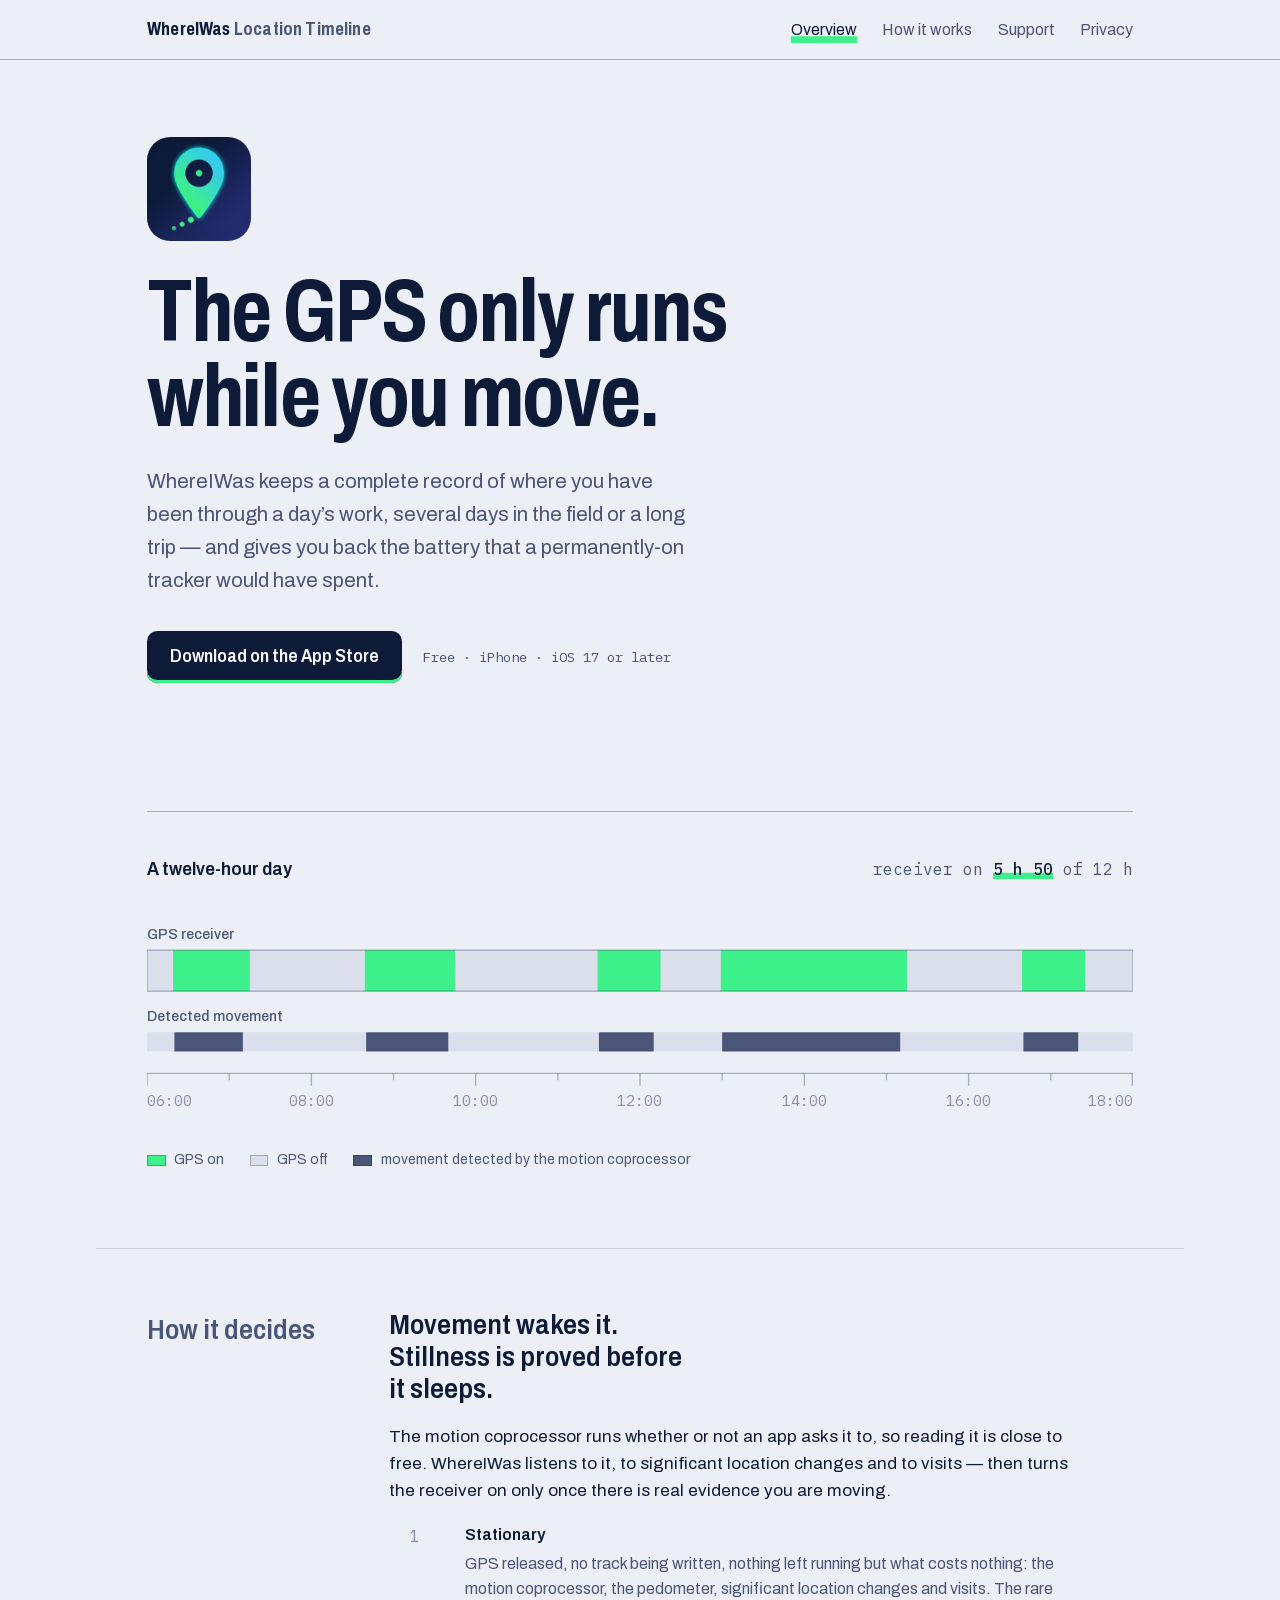
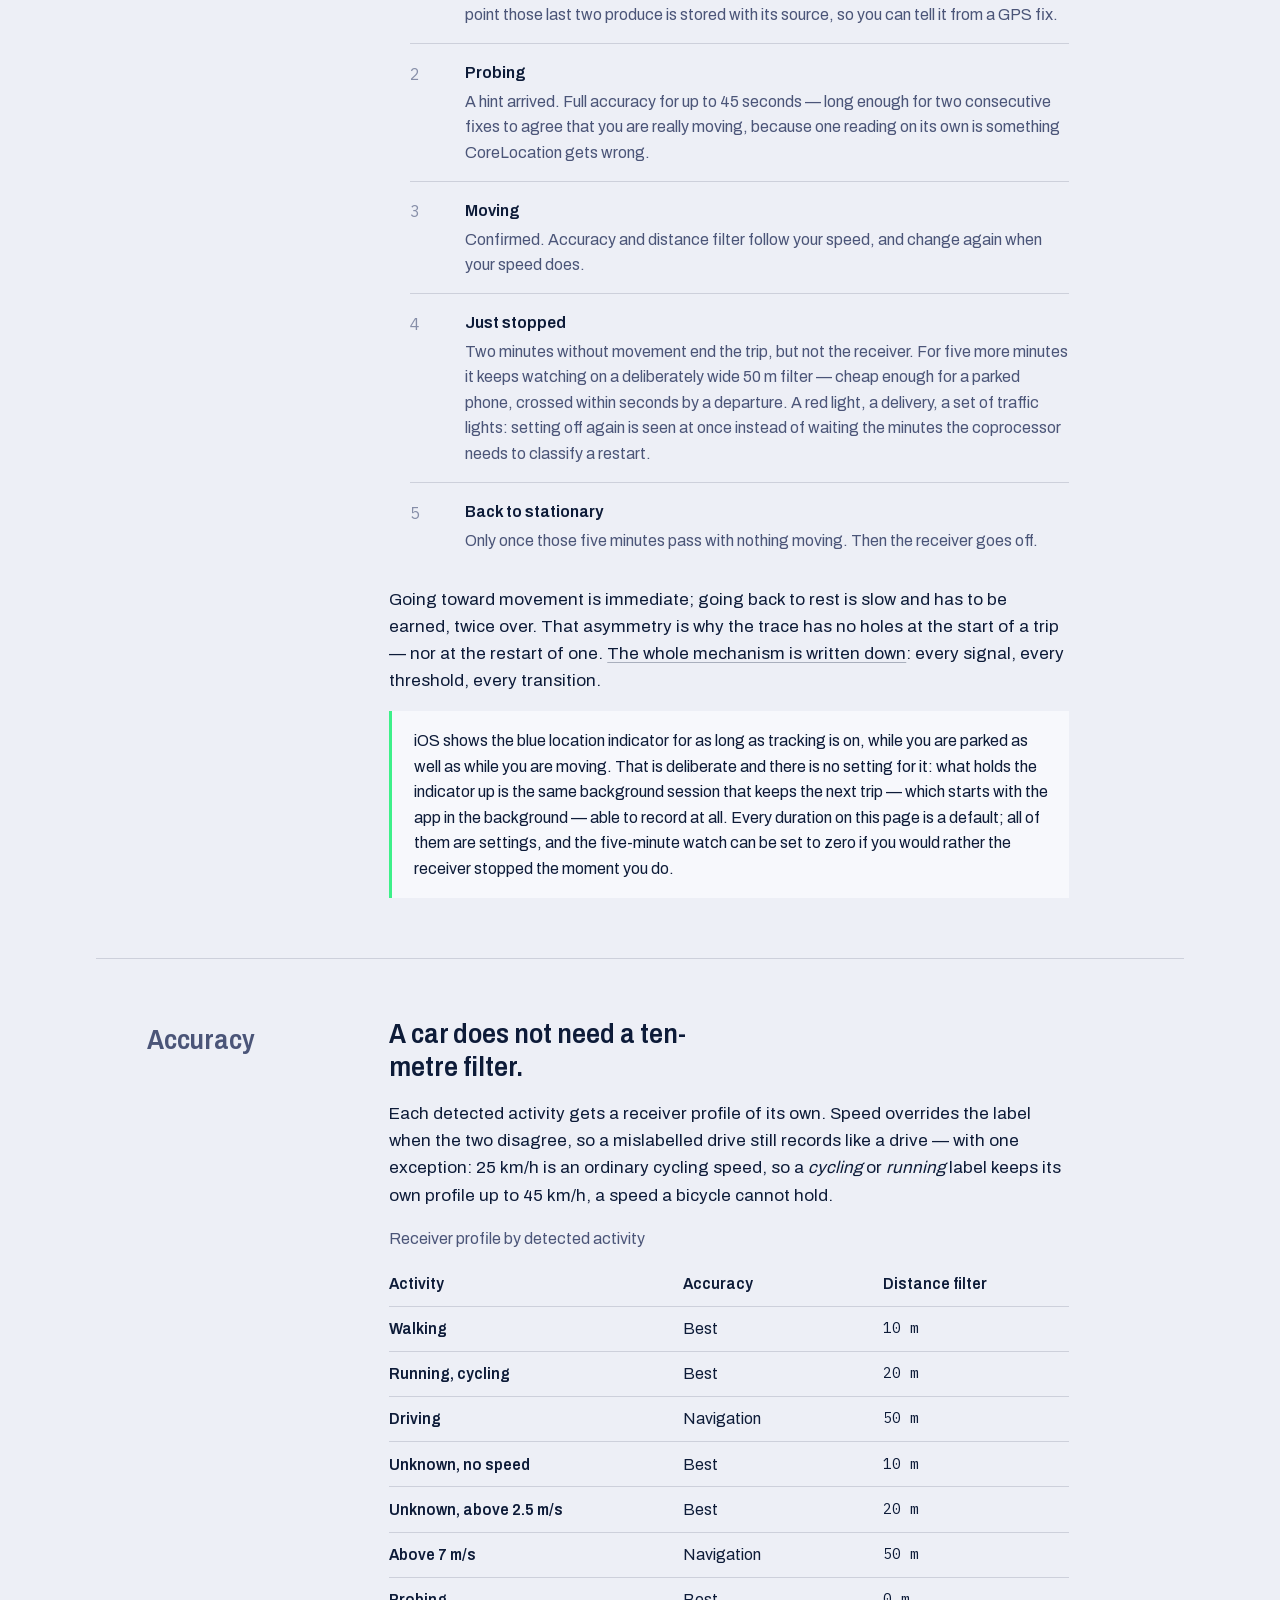
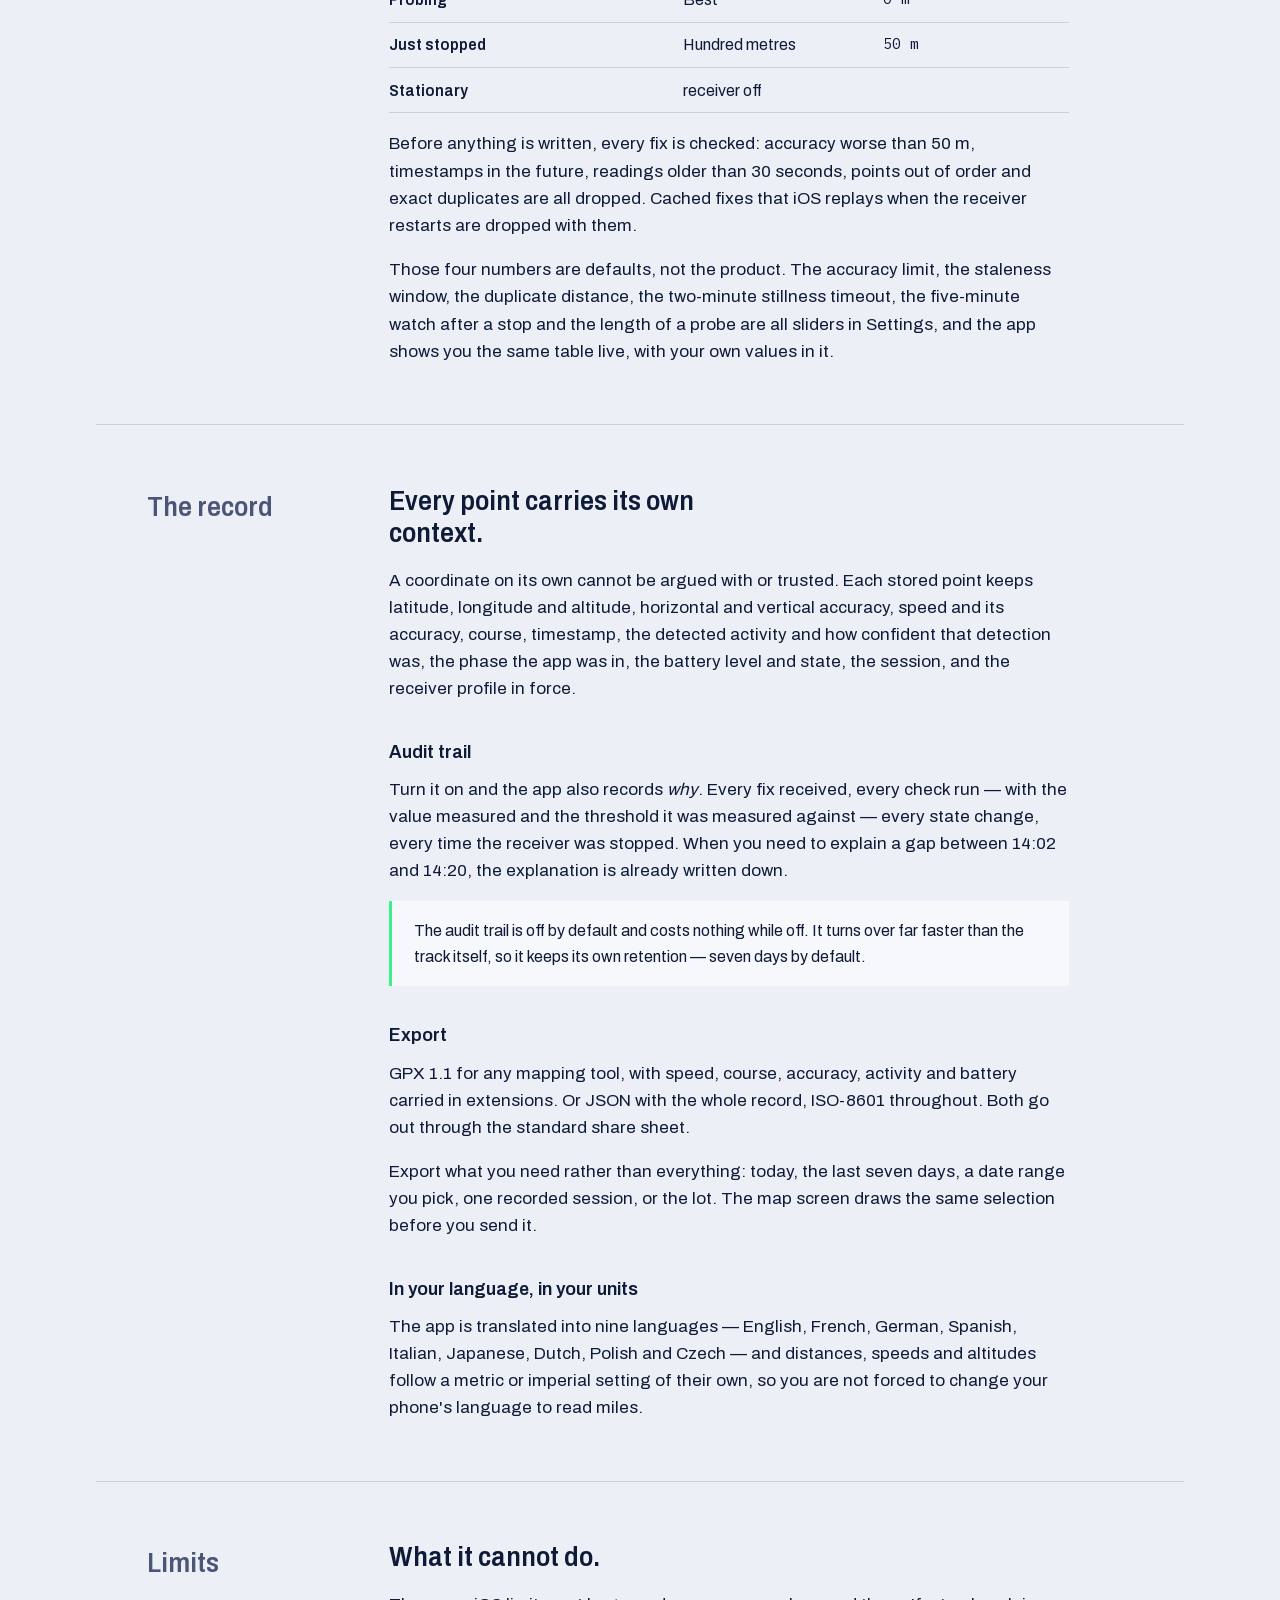
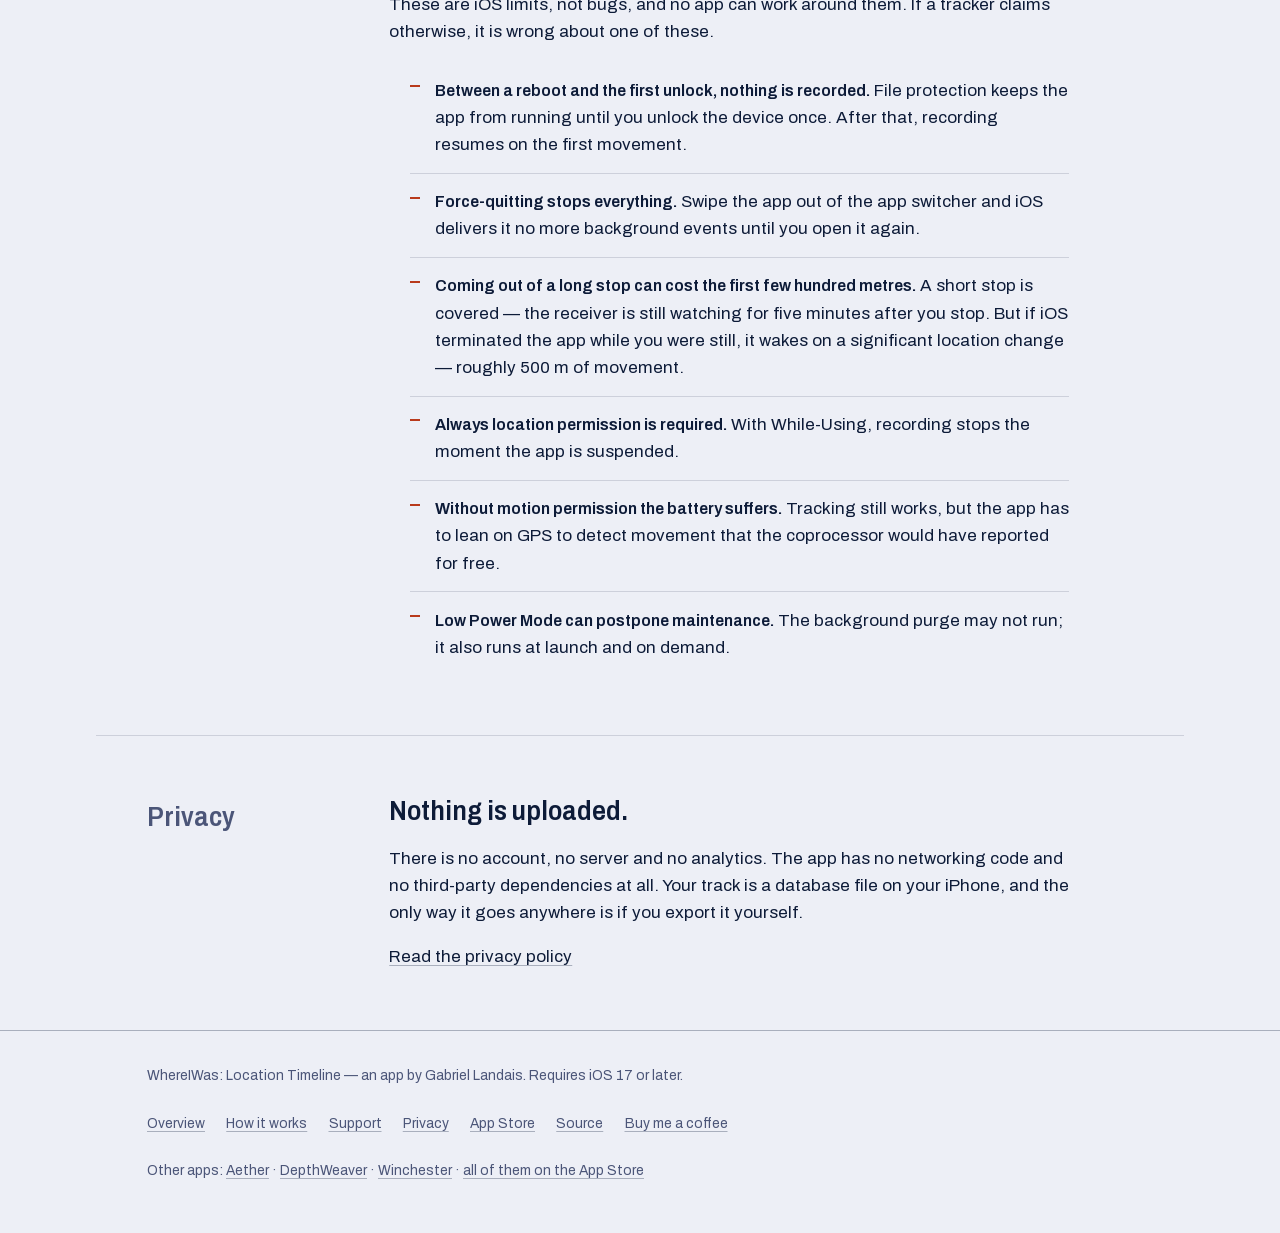
<file: docs/index.html>
<!doctype html>
<html lang="en">
<head>
  <meta charset="utf-8">
  <meta name="viewport" content="width=device-width, initial-scale=1, viewport-fit=cover">
  <title>WhereIWas: Location Timeline — the GPS only runs while you move</title>
  <meta name="description" content="An iPhone location logger built for a day’s work in the field: the GPS receiver runs only while you actually move, the track survives termination and reboot, and every point is exportable as GPX or JSON. Nothing leaves the device.">
  <link rel="canonical" href="https://glandais.github.io/WhereIWas/">
  <link rel="icon" type="image/png" sizes="180x180" href="assets/appicon-180.png">
  <link rel="apple-touch-icon" href="assets/appicon-180.png">
  <meta name="theme-color" content="#EDEFF6">
  <meta name="apple-itunes-app" content="app-id=6808349924">
  <meta property="og:type" content="website">
  <meta property="og:title" content="WhereIWas: Location Timeline">
  <meta property="og:description" content="An iPhone location logger built for a day’s work in the field: the GPS receiver runs only while you actually move, the track survives termination and reboot, and every point is exportable as GPX or JSON. Nothing leaves the device.">
  <meta property="og:url" content="https://glandais.github.io/WhereIWas/">
  <link rel="stylesheet" href="assets/style.css">
</head>
<body>
  <header class="masthead">
    <div class="container masthead__inner">
      <a class="wordmark" href="./"><b>WhereIWas</b> <span>Location Timeline</span></a>
      <nav class="nav" aria-label="Primary">
        <a href="./" aria-current="page">Overview</a>
        <a href="./how-it-works/">How it works</a>
        <a href="support/">Support</a>
        <a href="privacy/">Privacy</a>
      </nav>
    </div>
  </header>
  <main>
    <section class="hero container">
      <img class="hero__icon" src="assets/appicon-512.png" width="112" height="112"
           alt="WhereIWas app icon: a location pin with a fading trail of points behind it.">
      <h1>The GPS only runs while you move.</h1>
      <p>
        WhereIWas keeps a complete record of where you have been through a
        day’s work, several days in the field or a long trip — and gives you
        back the battery that a permanently-on tracker would have spent.
      </p>
      <p class="hero__cta">
        <a class="store-button" href="https://apps.apple.com/app/id6808349924">Download on the App Store</a>
        <span class="hero__req">Free · iPhone · iOS 17 or later</span>
      </p>
    </section>

    <section class="container">
      <div class="shift">
        <div class="shift__head">
          <h2 class="shift__title">A twelve-hour day</h2>
          <p class="shift__stat">receiver on <b>5 h 50</b> of 12 h</p>
        </div>
      <svg class="shift__chart" viewBox="0 0 720 152" role="img" aria-labelledby="shift-title shift-desc" preserveAspectRatio="xMidYMid meet">
        <title id="shift-title">GPS activity over a twelve-hour day</title>
        <desc id="shift-desc">Across a twelve-hour day the GPS receiver is on for five hours and fifty minutes, in five stretches that line up with the periods of detected movement and run a few minutes past the end of each one. It is off for the remaining six hours and ten minutes.</desc>
        <rect x="0" y="22" width="720" height="30" fill="var(--paper-sink)"/>
        <rect x="19" y="22" width="56" height="30" fill="var(--accent)"/>
        <rect x="159" y="22" width="66" height="30" fill="var(--accent)"/>
        <rect x="329" y="22" width="46" height="30" fill="var(--accent)"/>
        <rect x="419" y="22" width="136" height="30" fill="var(--accent)"/>
        <rect x="639" y="22" width="46" height="30" fill="var(--accent)"/>
        <rect x="0" y="22" width="720" height="30" fill="none" stroke="var(--rule-strong)" stroke-width="1"/>
        <rect x="0" y="82" width="720" height="14" fill="var(--paper-sink)"/>
        <rect x="20" y="82" width="50" height="14" fill="var(--ink-mid)"/>
        <rect x="160" y="82" width="60" height="14" fill="var(--ink-mid)"/>
        <rect x="330" y="82" width="40" height="14" fill="var(--ink-mid)"/>
        <rect x="420" y="82" width="130" height="14" fill="var(--ink-mid)"/>
        <rect x="640" y="82" width="40" height="14" fill="var(--ink-mid)"/>
        <line x1="0" y1="112" x2="0" y2="121" stroke="var(--rule-strong)" stroke-width="1"/>
        <text x="0" y="136" text-anchor="start" class="shift__tick">06:00</text>
        <line x1="60" y1="112" x2="60" y2="117" stroke="var(--rule-strong)" stroke-width="1"/>
        <line x1="120" y1="112" x2="120" y2="121" stroke="var(--rule-strong)" stroke-width="1"/>
        <text x="120" y="136" text-anchor="middle" class="shift__tick">08:00</text>
        <line x1="180" y1="112" x2="180" y2="117" stroke="var(--rule-strong)" stroke-width="1"/>
        <line x1="240" y1="112" x2="240" y2="121" stroke="var(--rule-strong)" stroke-width="1"/>
        <text x="240" y="136" text-anchor="middle" class="shift__tick">10:00</text>
        <line x1="300" y1="112" x2="300" y2="117" stroke="var(--rule-strong)" stroke-width="1"/>
        <line x1="360" y1="112" x2="360" y2="121" stroke="var(--rule-strong)" stroke-width="1"/>
        <text x="360" y="136" text-anchor="middle" class="shift__tick">12:00</text>
        <line x1="420" y1="112" x2="420" y2="117" stroke="var(--rule-strong)" stroke-width="1"/>
        <line x1="480" y1="112" x2="480" y2="121" stroke="var(--rule-strong)" stroke-width="1"/>
        <text x="480" y="136" text-anchor="middle" class="shift__tick">14:00</text>
        <line x1="540" y1="112" x2="540" y2="117" stroke="var(--rule-strong)" stroke-width="1"/>
        <line x1="600" y1="112" x2="600" y2="121" stroke="var(--rule-strong)" stroke-width="1"/>
        <text x="600" y="136" text-anchor="middle" class="shift__tick">16:00</text>
        <line x1="660" y1="112" x2="660" y2="117" stroke="var(--rule-strong)" stroke-width="1"/>
        <line x1="719.5" y1="112" x2="719.5" y2="121" stroke="var(--rule-strong)" stroke-width="1"/>
        <line x1="0" y1="112" x2="720" y2="112" stroke="var(--rule-strong)" stroke-width="1"/>
      <text x="720" y="136" text-anchor="end" class="shift__tick">18:00</text>
        <text x="0" y="14" class="shift__band">GPS receiver</text>
        <text x="0" y="74" class="shift__band">Detected movement</text>
      </svg>
        <div class="shift__legend">
          <span><i class="swatch swatch--gps"></i> GPS on</span>
          <span><i class="swatch swatch--idle"></i> GPS off</span>
          <span><i class="swatch swatch--move"></i> movement detected by the motion coprocessor</span>
        </div>
      </div>
    </section>

    <section class="sheet container">
      <div class="sheet__grid">
        <h2 class="sheet__label">How it decides</h2>
        <div class="sheet__body">
          <h2>Movement wakes it. Stillness is proved before it sleeps.</h2>
          <p>
            The motion coprocessor runs whether or not an app asks it to, so
            reading it is close to free. WhereIWas listens to it, to significant
            location changes and to visits — then turns the receiver on only
            once there is real evidence you are moving.
          </p>
          <ol class="states">
            <li>
              <b class="states__name">Stationary</b>
              <span class="states__note">GPS released, no track being written, nothing left running but what costs nothing: the motion coprocessor, the pedometer, significant location changes and visits. The rare point those last two produce is stored with its source, so you can tell it from a GPS fix.</span>
            </li>
            <li>
              <b class="states__name">Probing</b>
              <span class="states__note">A hint arrived. Full accuracy for up to 45 seconds — long enough for two consecutive fixes to agree that you are really moving, because one reading on its own is something CoreLocation gets wrong.</span>
            </li>
            <li>
              <b class="states__name">Moving</b>
              <span class="states__note">Confirmed. Accuracy and distance filter follow your speed, and change again when your speed does.</span>
            </li>
            <li>
              <b class="states__name">Just stopped</b>
              <span class="states__note">Two minutes without movement end the trip, but not the receiver. For five more minutes it keeps watching on a deliberately wide 50 m filter — cheap enough for a parked phone, crossed within seconds by a departure. A red light, a delivery, a set of traffic lights: setting off again is seen at once instead of waiting the minutes the coprocessor needs to classify a restart.</span>
            </li>
            <li>
              <b class="states__name">Back to stationary</b>
              <span class="states__note">Only once those five minutes pass with nothing moving. Then the receiver goes off.</span>
            </li>
          </ol>
          <p>
            Going toward movement is immediate; going back to rest is slow and
            has to be earned, twice over. That asymmetry is why the trace has no
            holes at the start of a trip — nor at the restart of one.
            <a href="how-it-works/">The whole mechanism is written down</a>:
            every signal, every threshold, every transition.
          </p>
          <div class="note">
            <p>
              iOS shows the blue location indicator for as long as tracking is
              on, while you are parked as well as while you are moving. That is
              deliberate and there is no setting for it: what holds the
              indicator up is the same background session that keeps the next
              trip — which starts with the app in the background — able to
              record at all. Every duration on this page is a default; all of
              them are settings, and the five-minute watch can be set to zero if
              you would rather the receiver stopped the moment you do.
            </p>
          </div>
        </div>
      </div>
    </section>

    <section class="sheet container">
      <div class="sheet__grid">
        <h2 class="sheet__label">Accuracy</h2>
        <div class="sheet__body">
          <h2>A car does not need a ten-metre filter.</h2>
          <p>
            Each detected activity gets a receiver profile of its own. Speed
            overrides the label when the two disagree, so a mislabelled drive
            still records like a drive — with one exception: 25 km/h is an
            ordinary cycling speed, so a <em>cycling</em> or <em>running</em>
            label keeps its own profile up to 45 km/h, a speed a bicycle cannot
            hold.
          </p>
          <div class="scroll-x">
            <table class="spec">
            <caption>Receiver profile by detected activity</caption>
            <thead>
              <tr><th scope="col">Activity</th><th scope="col">Accuracy</th><th scope="col">Distance filter</th></tr>
            </thead>
            <tbody>
              <tr><th scope="row">Walking</th><td>Best</td><td class="num">10 m</td></tr>
              <tr><th scope="row">Running, cycling</th><td>Best</td><td class="num">20 m</td></tr>
              <tr><th scope="row">Driving</th><td>Navigation</td><td class="num">50 m</td></tr>
              <tr><th scope="row">Unknown, no speed</th><td>Best</td><td class="num">10 m</td></tr>
              <tr><th scope="row">Unknown, above 2.5 m/s</th><td>Best</td><td class="num">20 m</td></tr>
              <tr><th scope="row">Above 7 m/s</th><td>Navigation</td><td class="num">50 m</td></tr>
              <tr><th scope="row">Probing</th><td>Best</td><td class="num">0 m</td></tr>
              <tr><th scope="row">Just stopped</th><td>Hundred metres</td><td class="num">50 m</td></tr>
              <tr><th scope="row">Stationary</th><td colspan="2">receiver off</td></tr>
            </tbody>
          </table>
          </div>
          <p>
            Before anything is written, every fix is checked: accuracy worse
            than 50 m, timestamps in the future, readings older than 30 seconds,
            points out of order and exact duplicates are all dropped. Cached
            fixes that iOS replays when the receiver restarts are dropped with
            them.
          </p>
          <p>
            Those four numbers are defaults, not the product. The accuracy
            limit, the staleness window, the duplicate distance, the two-minute
            stillness timeout, the five-minute watch after a stop and the length
            of a probe are all sliders in Settings, and the app shows you the
            same table live, with your own values in it.
          </p>
        </div>
      </div>
    </section>

    <section class="sheet container">
      <div class="sheet__grid">
        <h2 class="sheet__label">The record</h2>
        <div class="sheet__body">
          <h2>Every point carries its own context.</h2>
          <p>
            A coordinate on its own cannot be argued with or trusted. Each
            stored point keeps latitude, longitude and altitude, horizontal and
            vertical accuracy, speed and its accuracy, course, timestamp, the
            detected activity and how confident that detection was, the phase
            the app was in, the battery level and state, the session, and the
            receiver profile in force.
          </p>
          <h3>Audit trail</h3>
          <p>
            Turn it on and the app also records <em>why</em>. Every fix
            received, every check run — with the value measured and the
            threshold it was measured against — every state change, every time
            the receiver was stopped. When you need to explain a gap between
            14:02 and 14:20, the explanation is already written down.
          </p>
          <div class="note">
            <p>
              The audit trail is off by default and costs nothing while off.
              It turns over far faster than the track itself, so it keeps its
              own retention — seven days by default.
            </p>
          </div>
          <h3>Export</h3>
          <p>
            GPX 1.1 for any mapping tool, with speed, course, accuracy,
            activity and battery carried in extensions. Or JSON with the whole
            record, ISO-8601 throughout. Both go out through the standard share
            sheet.
          </p>
          <p>
            Export what you need rather than everything: today, the last seven
            days, a date range you pick, one recorded session, or the lot. The
            map screen draws the same selection before you send it.
          </p>
          <h3>In your language, in your units</h3>
          <p>
            The app is translated into nine languages — English, French, German,
            Spanish, Italian, Japanese, Dutch, Polish and Czech — and distances,
            speeds and altitudes follow a metric or imperial setting of their
            own, so you are not forced to change your phone's language to read
            miles.
          </p>
        </div>
      </div>
    </section>

    <section class="sheet container">
      <div class="sheet__grid">
        <h2 class="sheet__label">Limits</h2>
        <div class="sheet__body">
          <h2>What it cannot do.</h2>
          <p>
            These are iOS limits, not bugs, and no app can work around them. If
            a tracker claims otherwise, it is wrong about one of these.
          </p>
          <ul class="limits">
            <li>
              <b>Between a reboot and the first unlock, nothing is recorded.</b>
              File protection keeps the app from running until you unlock the
              device once. After that, recording resumes on the first movement.
            </li>
            <li>
              <b>Force-quitting stops everything.</b> Swipe the app out of the
              app switcher and iOS delivers it no more background events until
              you open it again.
            </li>
            <li>
              <b>Coming out of a long stop can cost the first few hundred metres.</b>
              A short stop is covered — the receiver is still watching for five
              minutes after you stop. But if iOS terminated the app while you
              were still, it wakes on a significant location change — roughly
              500 m of movement.
            </li>
            <li>
              <b>Always location permission is required.</b> With
              While-Using, recording stops the moment the app is suspended.
            </li>
            <li>
              <b>Without motion permission the battery suffers.</b> Tracking
              still works, but the app has to lean on GPS to detect movement
              that the coprocessor would have reported for free.
            </li>
            <li>
              <b>Low Power Mode can postpone maintenance.</b> The background
              purge may not run; it also runs at launch and on demand.
            </li>
          </ul>
        </div>
      </div>
    </section>

    <section class="sheet container">
      <div class="sheet__grid">
        <h2 class="sheet__label">Privacy</h2>
        <div class="sheet__body">
          <h2>Nothing is uploaded.</h2>
          <p>
            There is no account, no server and no analytics. The app has no
            networking code and no third-party dependencies at all. Your track
            is a database file on your iPhone, and the only way it goes
            anywhere is if you export it yourself.
          </p>
          <p><a href="privacy/">Read the privacy policy</a></p>
        </div>
      </div>
    </section>
  </main>
  <footer class="footer">
    <div class="container footer__inner">
      <span>WhereIWas: Location Timeline — an app by Gabriel Landais. Requires iOS 17 or later.</span>
      <nav aria-label="Footer">
        <a href="./">Overview</a>
        <a href="./how-it-works/">How it works</a>
        <a href="support/">Support</a>
        <a href="privacy/">Privacy</a>
        <a href="https://apps.apple.com/app/id6808349924">App Store</a>
        <a href="https://github.com/glandais/WhereIWas">Source</a>
        <a href="https://ko-fi.com/gabylandais">Buy me a coffee</a>
      </nav>
      <p class="footer__apps">Other apps:
        <a href="https://glandais.github.io/aether/">Aether</a> ·
        <a href="https://glandais.github.io/DepthWeaver/">DepthWeaver</a> ·
        <a href="https://glandais.github.io/winchester/">Winchester</a> ·
        <a href="https://apps.apple.com/developer/id1891310404">all of them on the App Store</a>
      </p>
    </div>
  </footer>
</body>
</html>
</file>
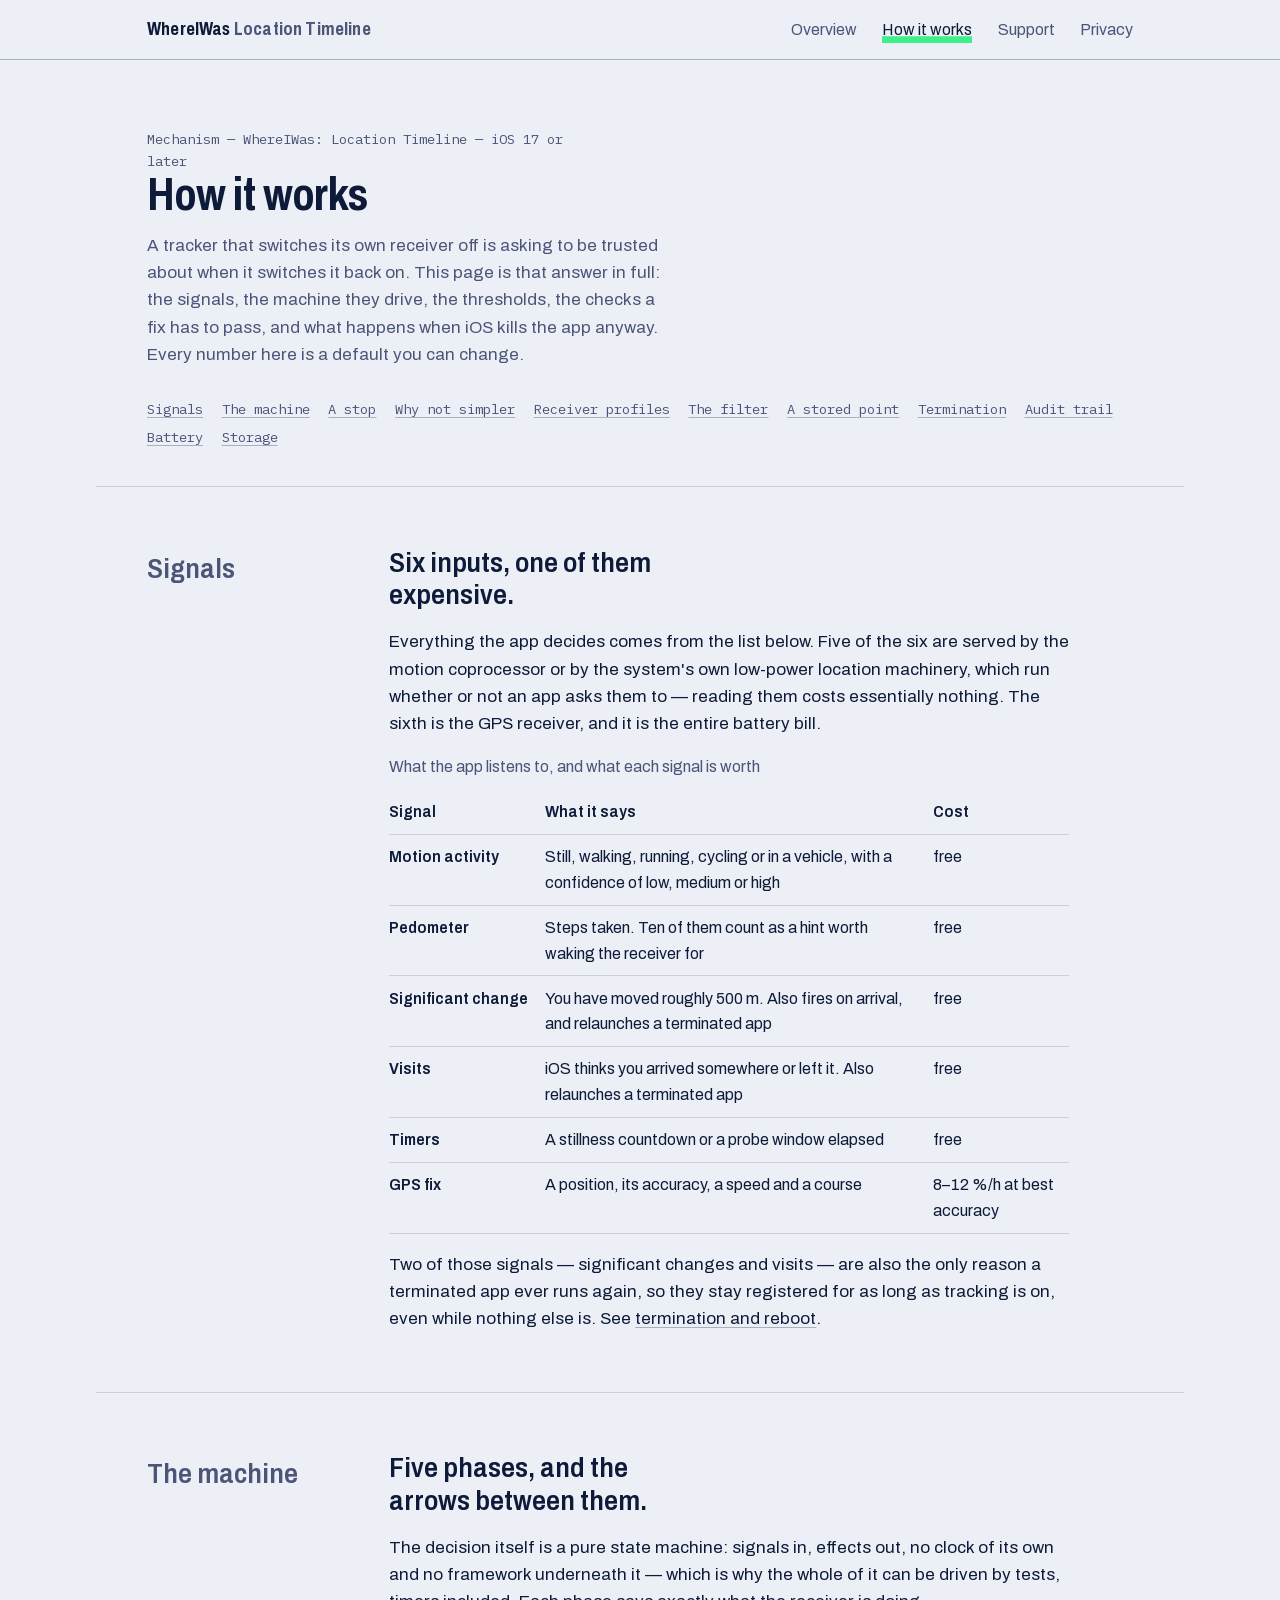
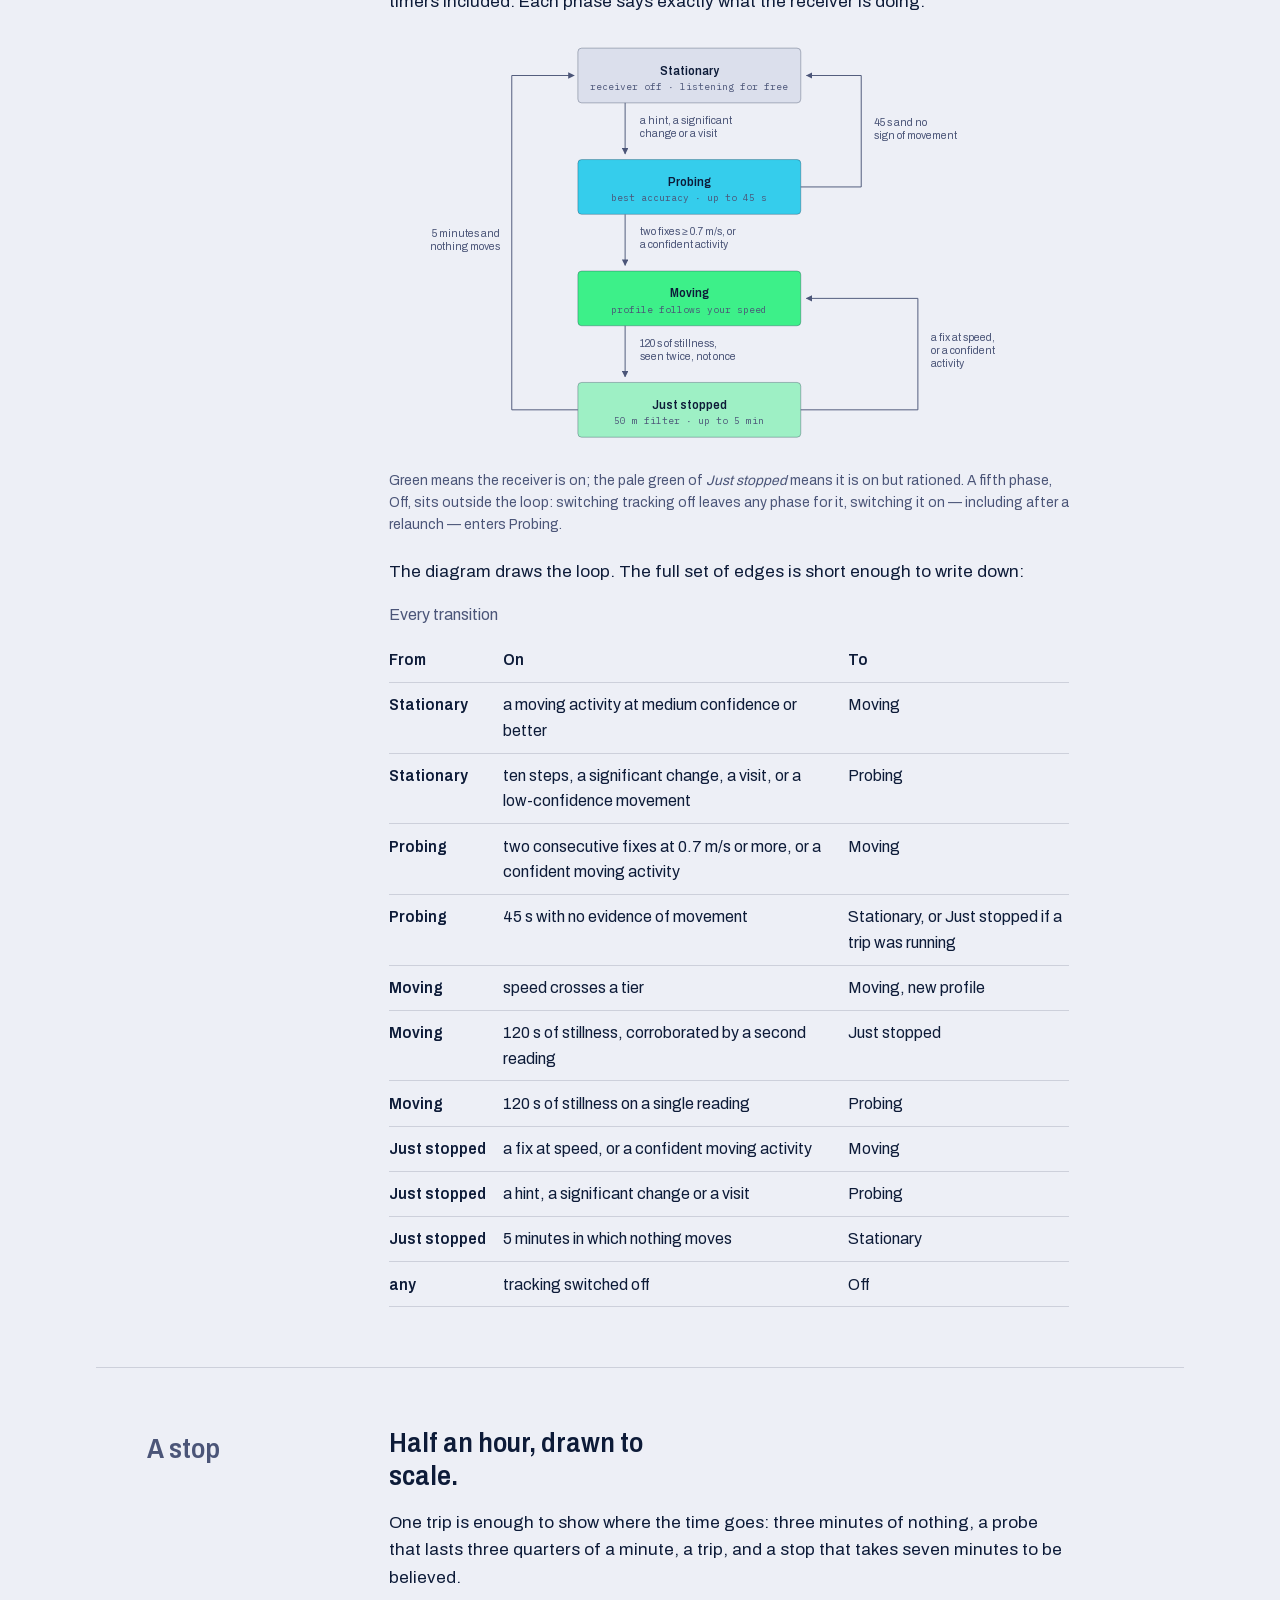
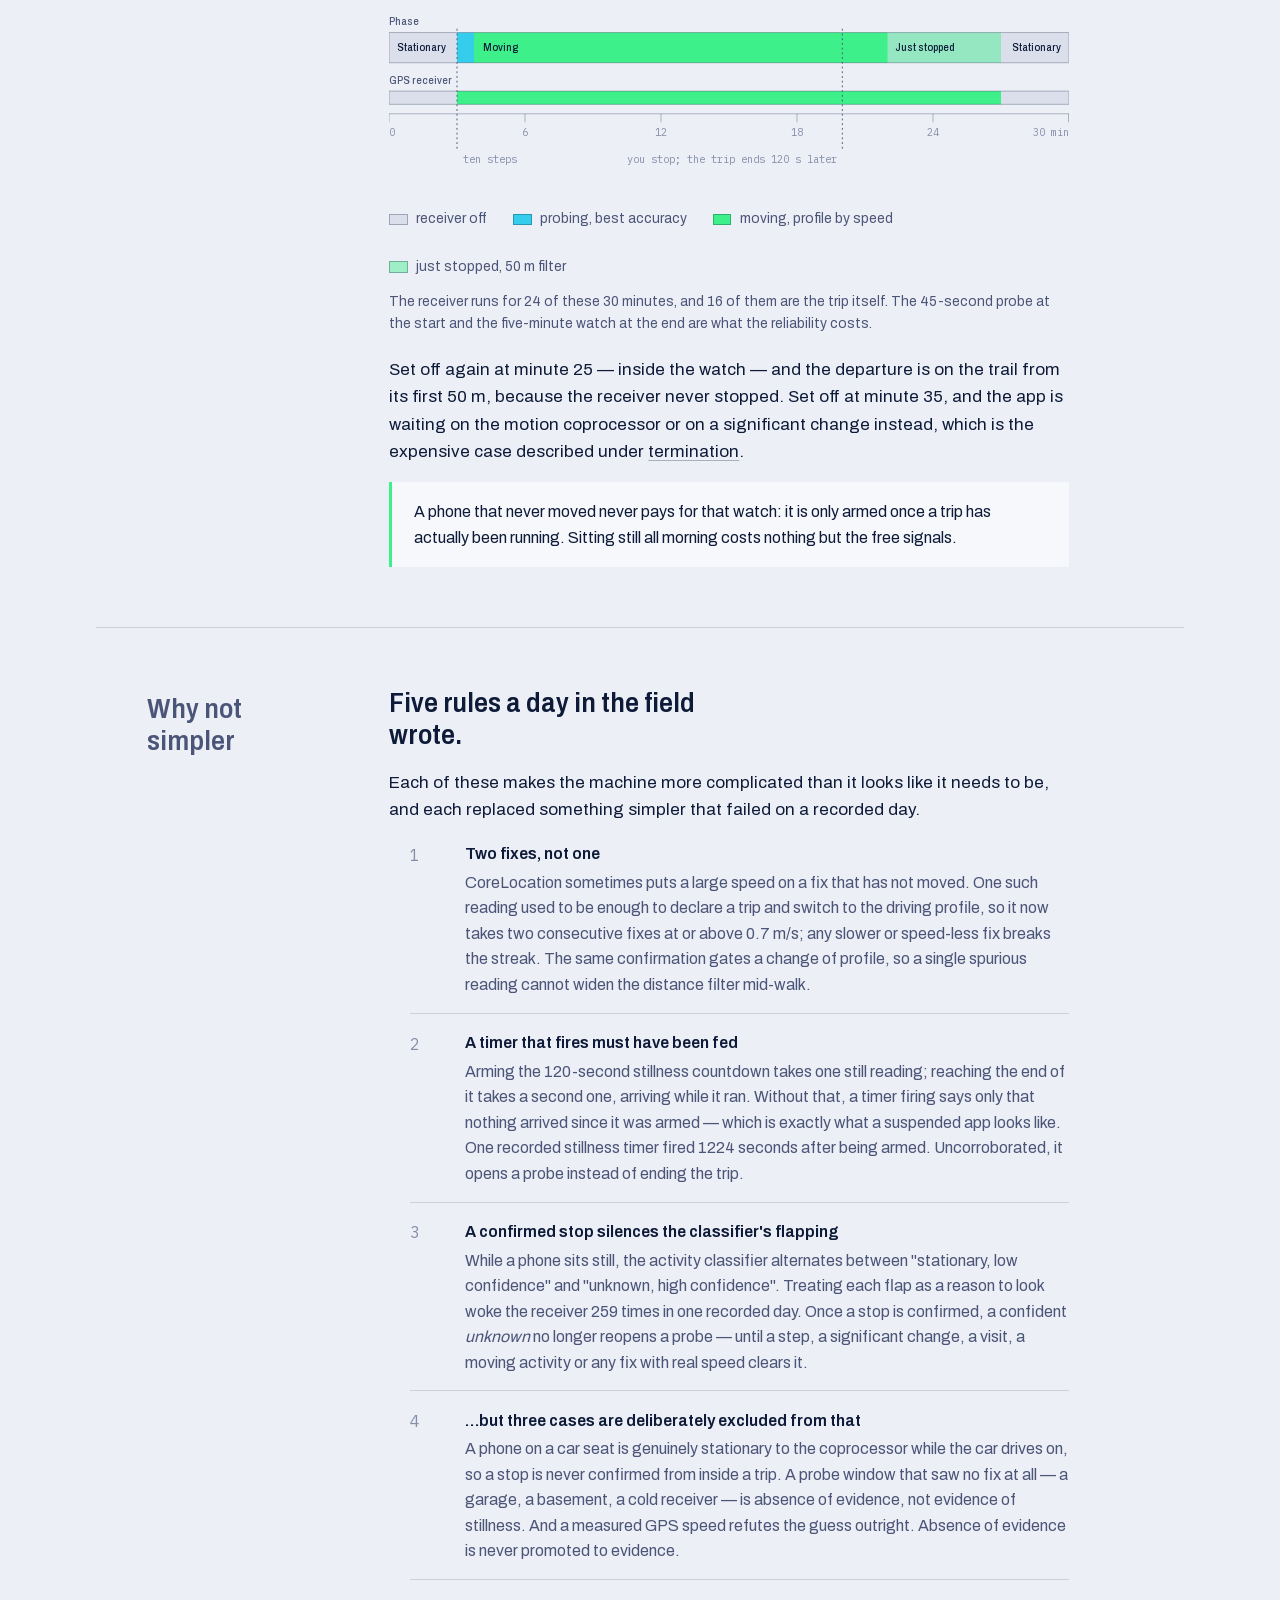
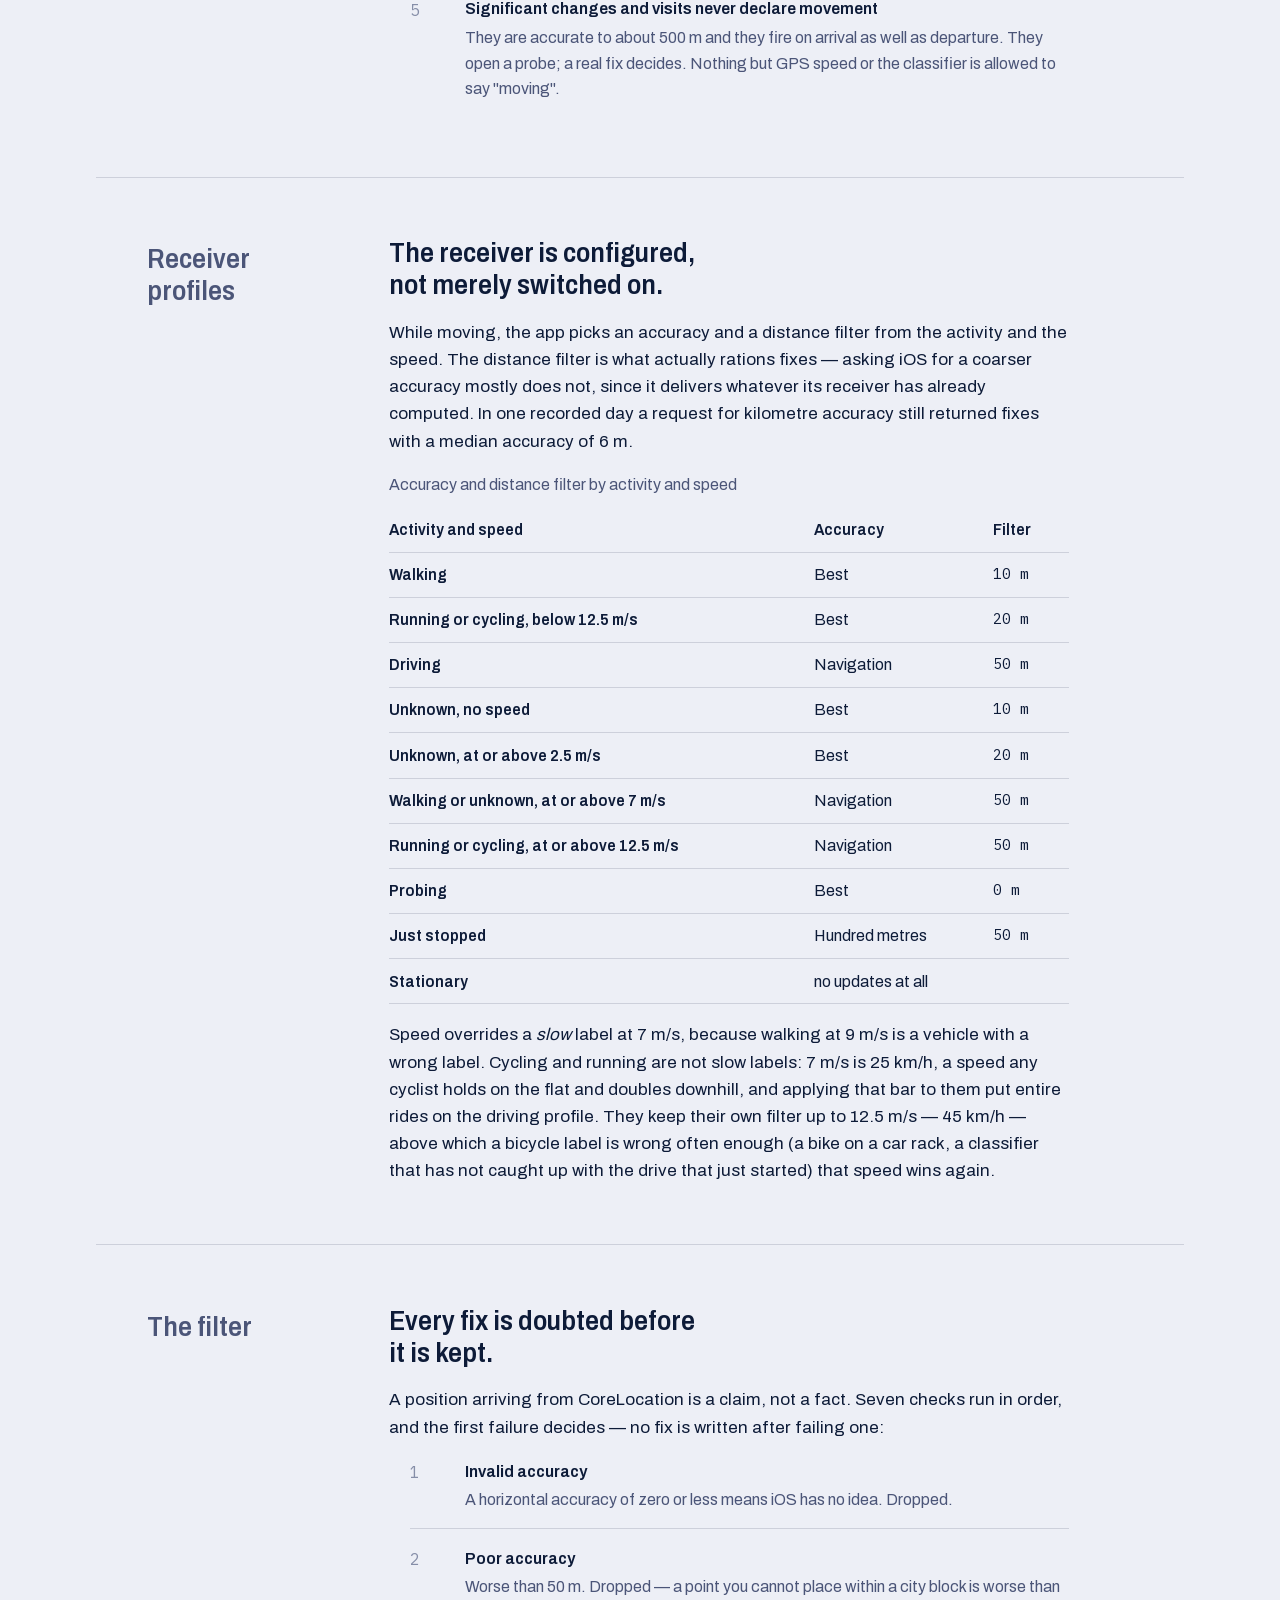
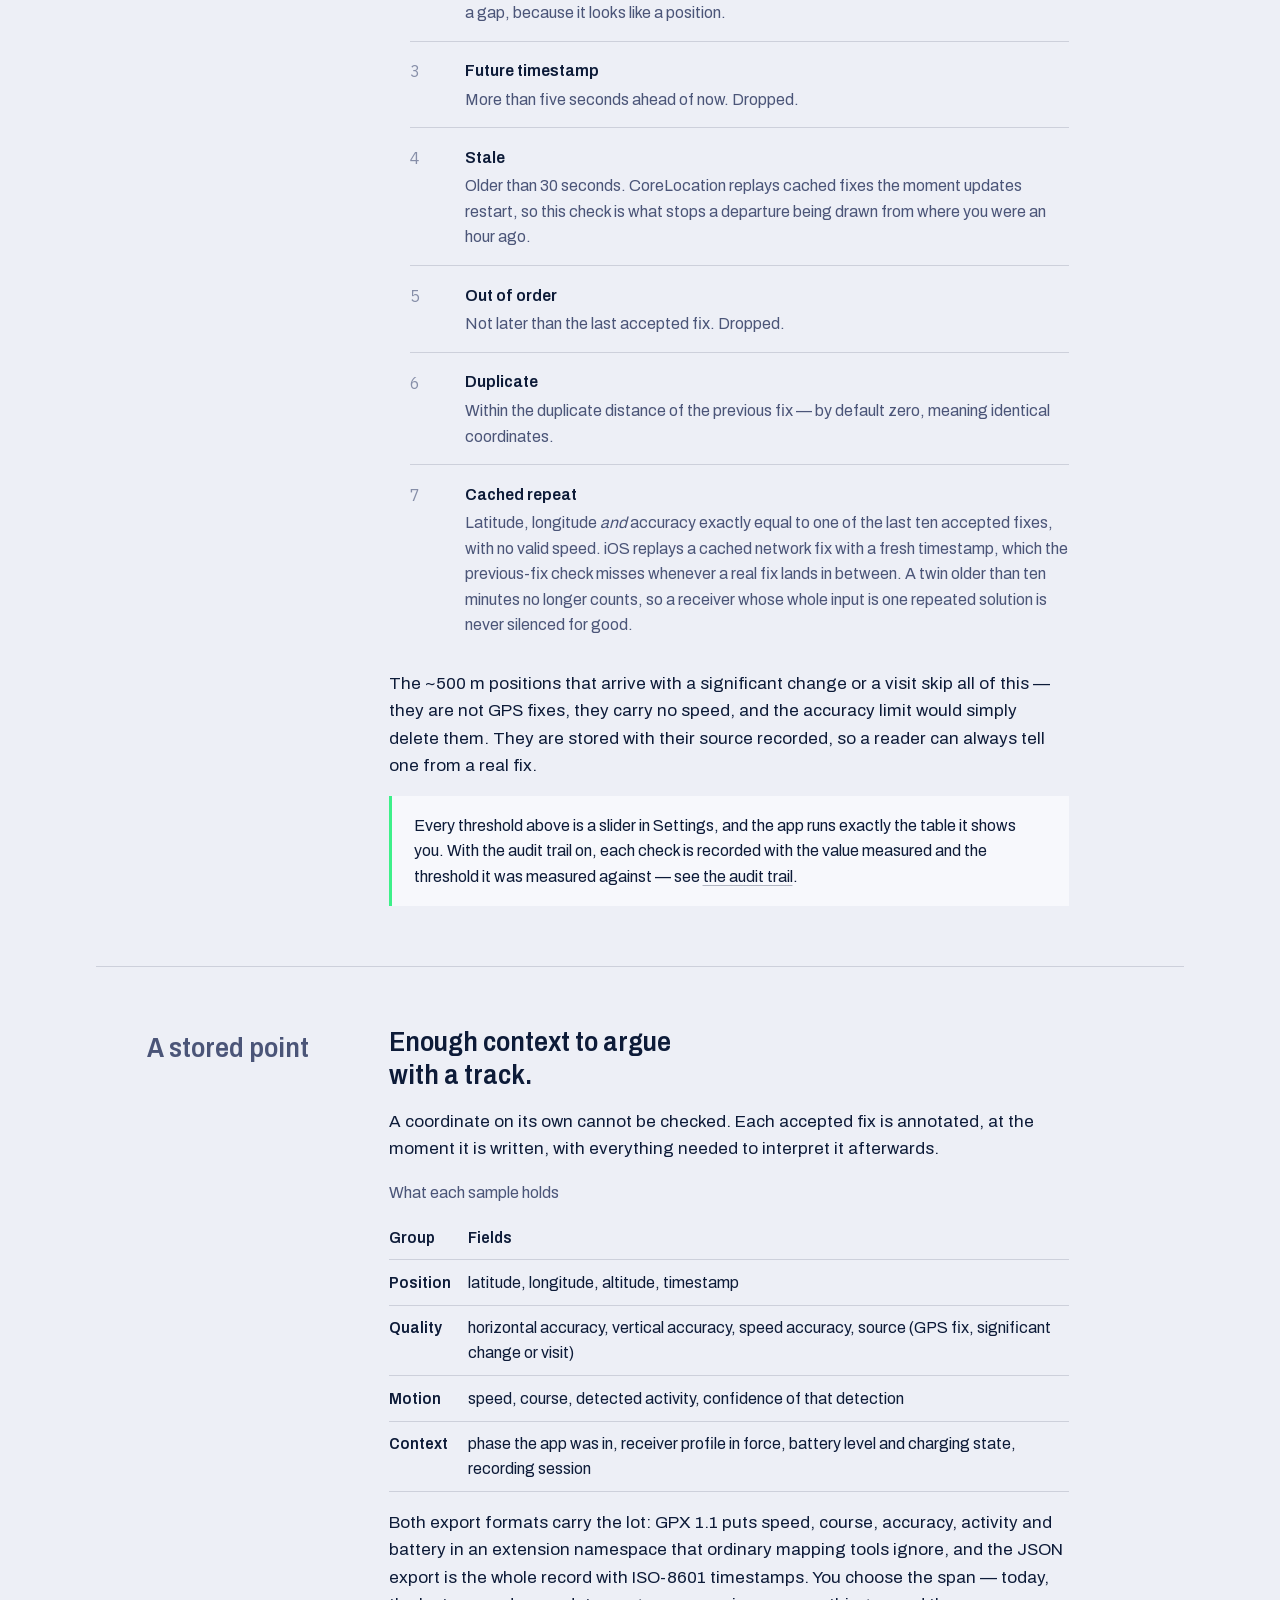
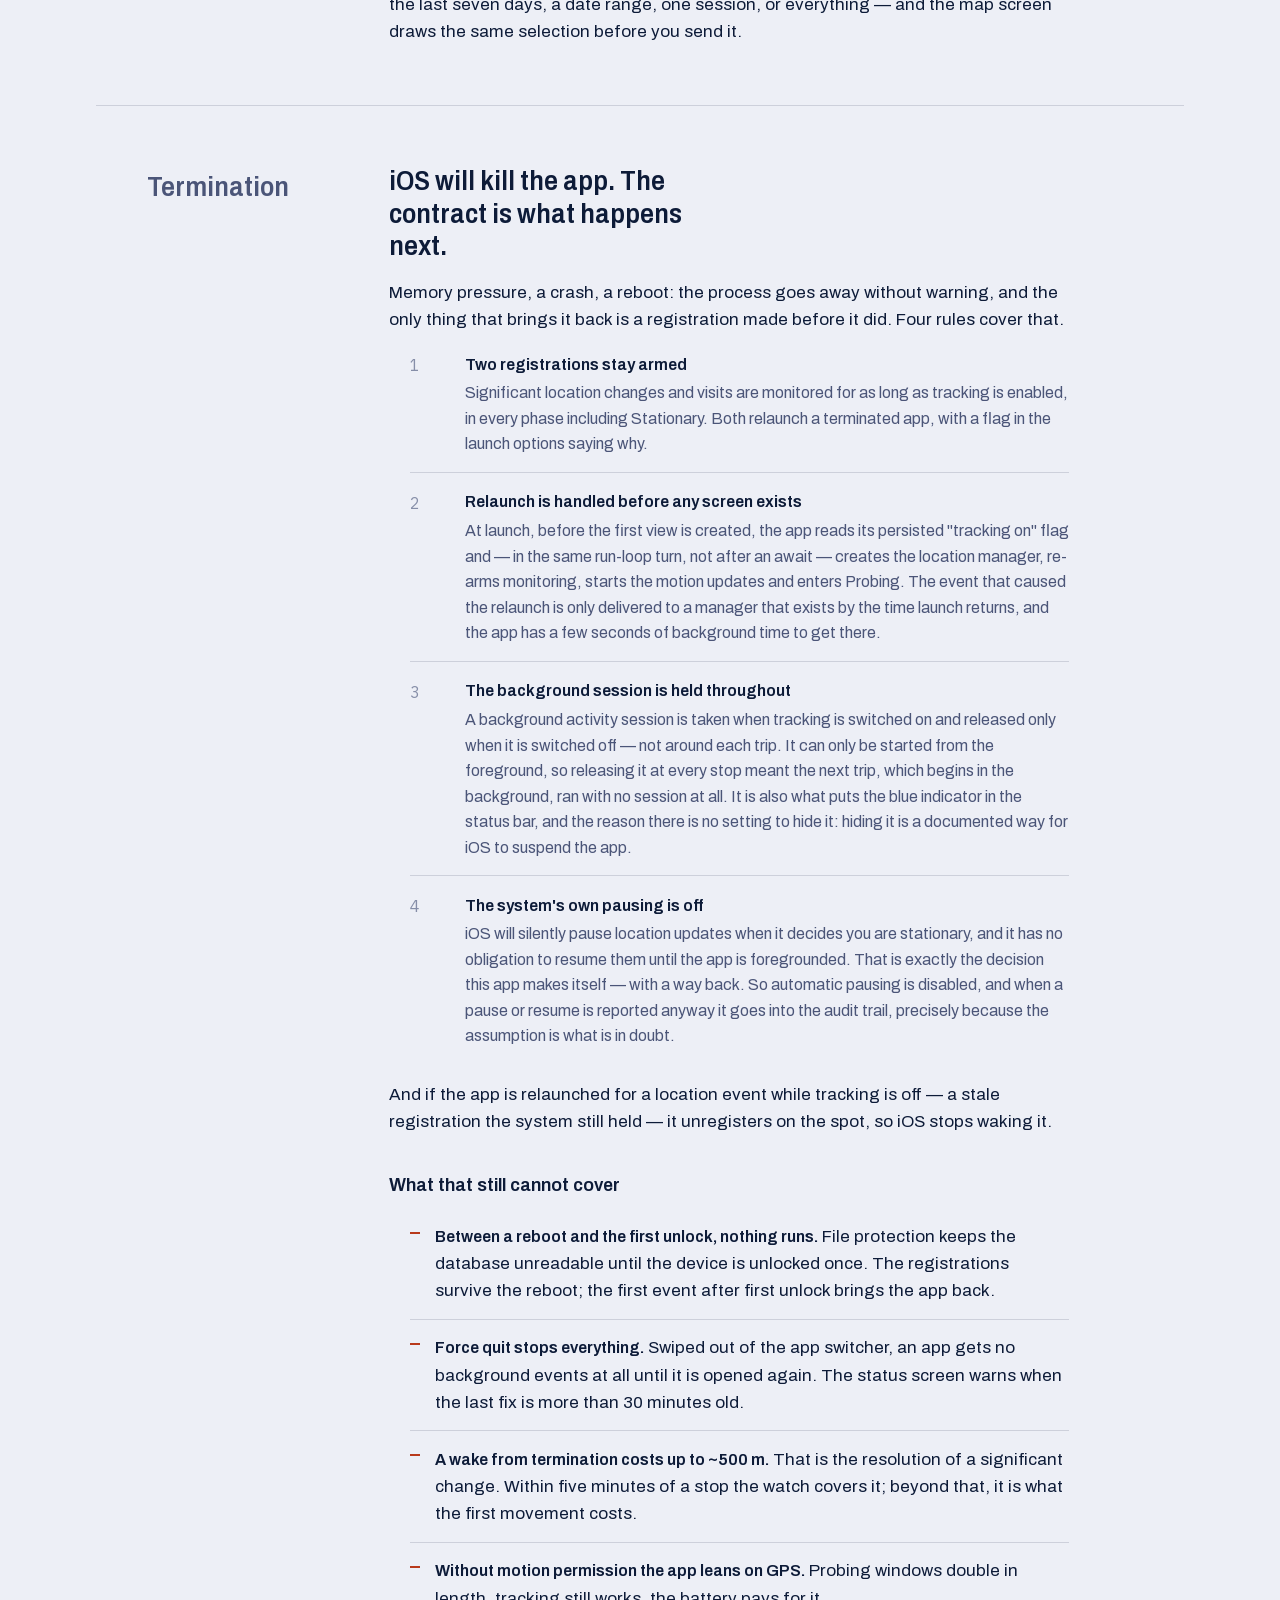
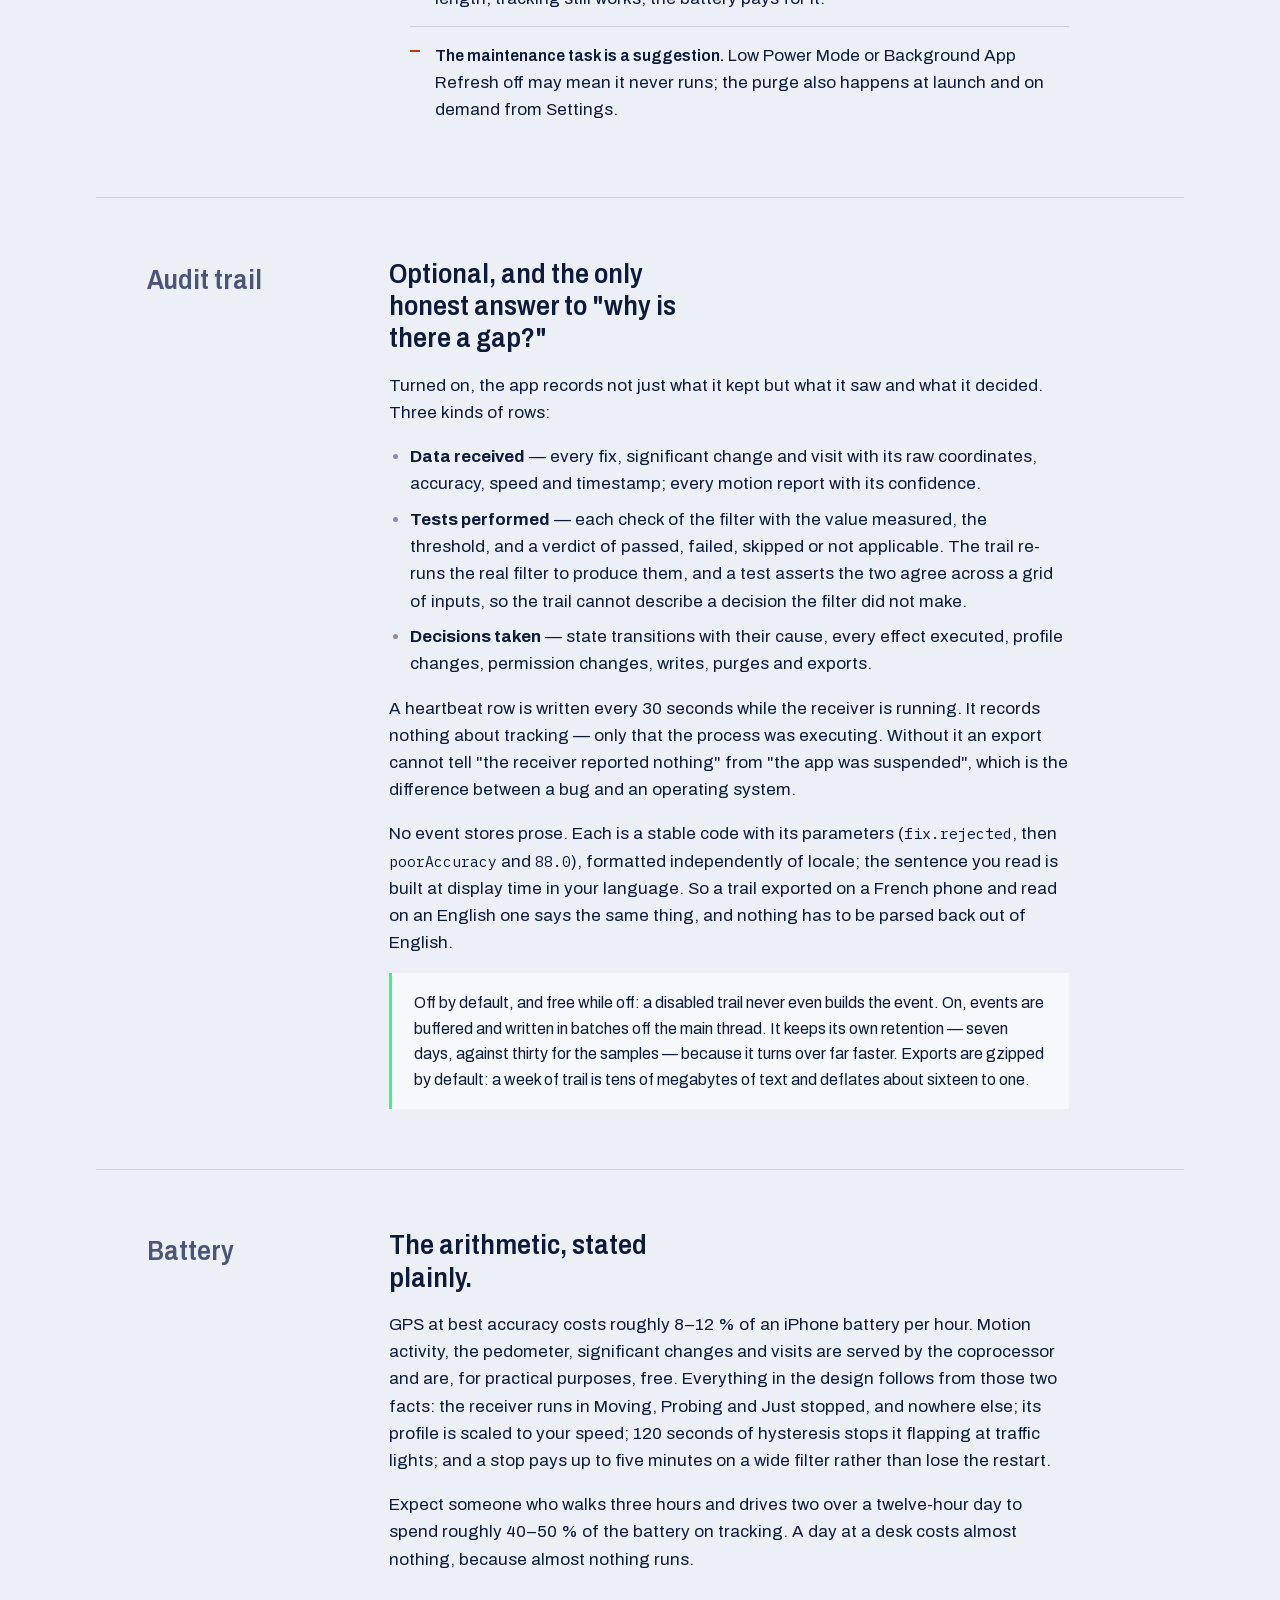
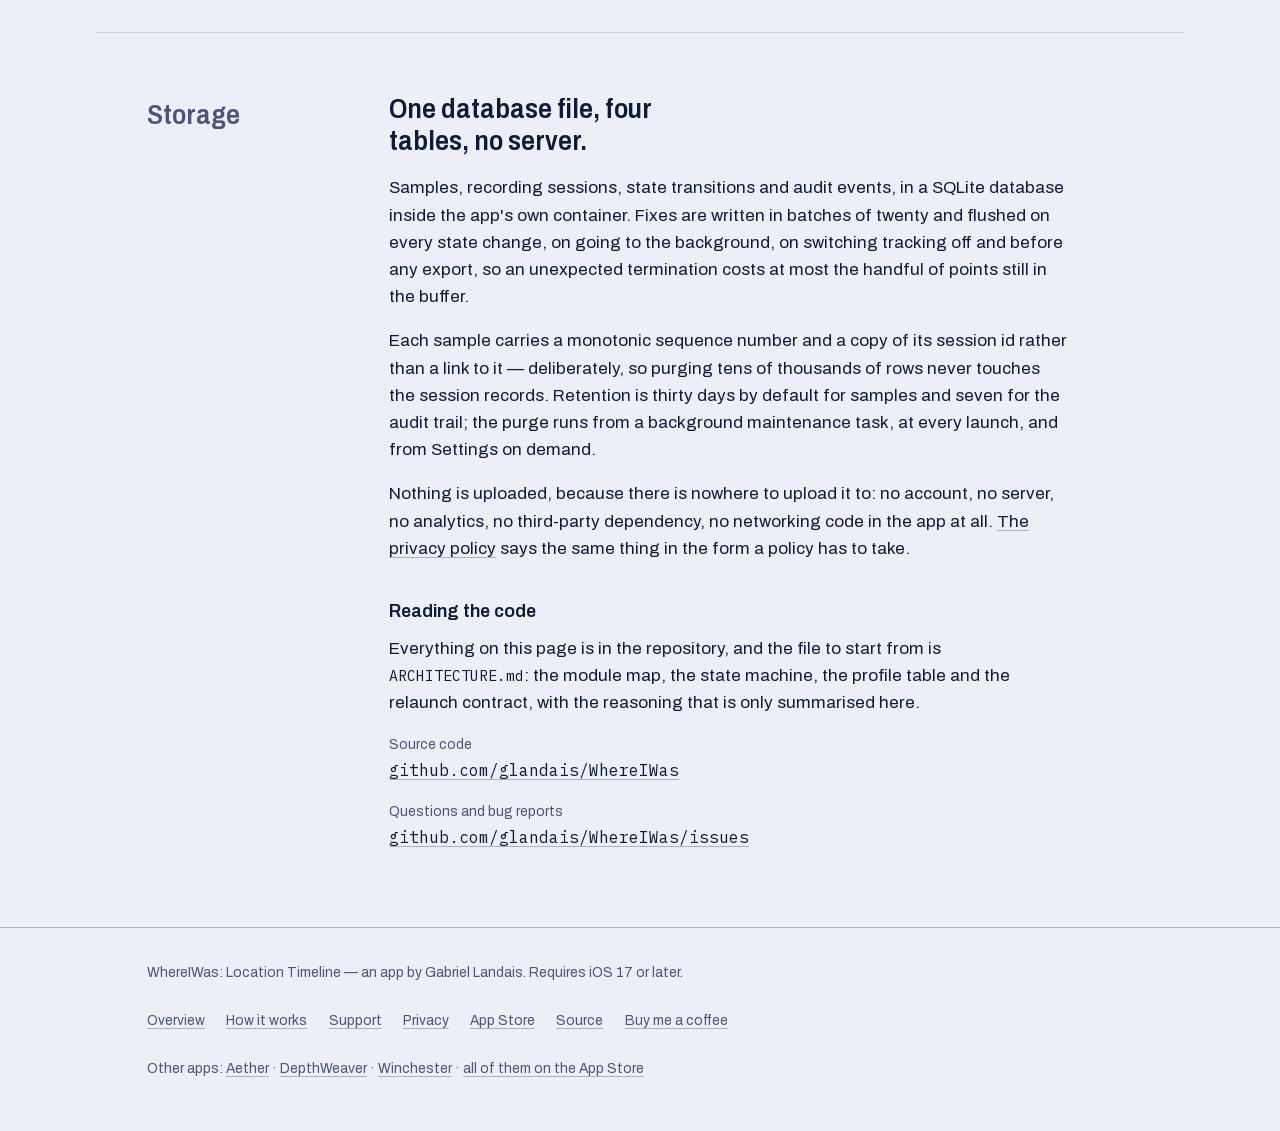
<file: docs/how-it-works/index.html>
<!doctype html>
<html lang="en">
<head>
  <meta charset="utf-8">
  <meta name="viewport" content="width=device-width, initial-scale=1, viewport-fit=cover">
  <title>How it works — WhereIWas: Location Timeline</title>
  <meta name="description" content="The mechanism in full: the signals WhereIWas listens to, the five phases of its state machine, the receiver profiles, the checks every fix has to pass, and what happens when iOS terminates or reboots the device.">
  <link rel="canonical" href="https://glandais.github.io/WhereIWas/how-it-works/">
  <link rel="icon" type="image/png" sizes="180x180" href="../assets/appicon-180.png">
  <link rel="apple-touch-icon" href="../assets/appicon-180.png">
  <meta name="theme-color" content="#EDEFF6">
  <meta name="apple-itunes-app" content="app-id=6808349924">
  <meta property="og:type" content="website">
  <meta property="og:title" content="How WhereIWas works">
  <meta property="og:description" content="The mechanism in full: the signals WhereIWas listens to, the five phases of its state machine, the receiver profiles, the checks every fix has to pass, and what happens when iOS terminates or reboots the device.">
  <meta property="og:url" content="https://glandais.github.io/WhereIWas/how-it-works/">
  <link rel="stylesheet" href="../assets/style.css">
</head>
<body>
  <header class="masthead">
    <div class="container masthead__inner">
      <a class="wordmark" href="../"><b>WhereIWas</b> <span>Location Timeline</span></a>
      <nav class="nav" aria-label="Primary">
        <a href="../">Overview</a>
        <a href="../how-it-works/" aria-current="page">How it works</a>
        <a href="../support/">Support</a>
        <a href="../privacy/">Privacy</a>
      </nav>
    </div>
  </header>
  <main>
    <section class="doc-head container">
      <p class="doc-meta">Mechanism — WhereIWas: Location Timeline — iOS 17 or later</p>
      <h1>How it works</h1>
      <p>
        A tracker that switches its own receiver off is asking to be trusted
        about when it switches it back on. This page is that answer in full:
        the signals, the machine they drive, the thresholds, the checks a fix
        has to pass, and what happens when iOS kills the app anyway. Every
        number here is a default you can change.
      </p>
      <ul class="toc">
        <li><a href="#signals">Signals</a></li>
        <li><a href="#machine">The machine</a></li>
        <li><a href="#stop">A stop</a></li>
        <li><a href="#rules">Why not simpler</a></li>
        <li><a href="#receiver">Receiver profiles</a></li>
        <li><a href="#filter">The filter</a></li>
        <li><a href="#point">A stored point</a></li>
        <li><a href="#survival">Termination</a></li>
        <li><a href="#audit">Audit trail</a></li>
        <li><a href="#battery">Battery</a></li>
        <li><a href="#storage">Storage</a></li>
      </ul>
    </section>

    <section class="sheet container" id="signals">
      <div class="sheet__grid">
        <h2 class="sheet__label">Signals</h2>
        <div class="sheet__body">
          <h2>Six inputs, one of them expensive.</h2>
          <p>
            Everything the app decides comes from the list below. Five of the
            six are served by the motion coprocessor or by the system's own
            low-power location machinery, which run whether or not an app asks
            them to — reading them costs essentially nothing. The sixth is the
            GPS receiver, and it is the entire battery bill.
          </p>
          <div class="scroll-x">
            <table class="spec">
              <caption>What the app listens to, and what each signal is worth</caption>
              <thead>
                <tr><th scope="col">Signal</th><th scope="col">What it says</th><th scope="col">Cost</th></tr>
              </thead>
              <tbody>
                <tr><th scope="row">Motion activity</th><td>Still, walking, running, cycling or in a vehicle, with a confidence of low, medium or high</td><td>free</td></tr>
                <tr><th scope="row">Pedometer</th><td>Steps taken. Ten of them count as a hint worth waking the receiver for</td><td>free</td></tr>
                <tr><th scope="row">Significant change</th><td>You have moved roughly 500 m. Also fires on arrival, and relaunches a terminated app</td><td>free</td></tr>
                <tr><th scope="row">Visits</th><td>iOS thinks you arrived somewhere or left it. Also relaunches a terminated app</td><td>free</td></tr>
                <tr><th scope="row">Timers</th><td>A stillness countdown or a probe window elapsed</td><td>free</td></tr>
                <tr><th scope="row">GPS fix</th><td>A position, its accuracy, a speed and a course</td><td>8–12 %/h at best accuracy</td></tr>
              </tbody>
            </table>
          </div>
          <p>
            Two of those signals — significant changes and visits — are also
            the only reason a terminated app ever runs again, so they stay
            registered for as long as tracking is on, even while nothing else
            is. See <a href="#survival">termination and reboot</a>.
          </p>
        </div>
      </div>
    </section>

    <section class="sheet container" id="machine">
      <div class="sheet__grid">
        <h2 class="sheet__label">The machine</h2>
        <div class="sheet__body">
          <h2>Five phases, and the arrows between them.</h2>
          <p>
            The decision itself is a pure state machine: signals in, effects
            out, no clock of its own and no framework underneath it — which is
            why the whole of it can be driven by tests, timers included. Each
            phase says exactly what the receiver is doing.
          </p>

          <figure class="diagram">
            <div class="diagram__frame">
              <svg viewBox="0 0 720 450" role="img" aria-labelledby="fsm-title fsm-desc">
                <title id="fsm-title">The four tracking phases and the transitions between them</title>
                <desc id="fsm-desc">Stationary leads to Probing on a hint, a significant change or a visit. Probing leads to Moving on two fixes at or above 0.7 metres per second or a confident moving activity, and back to Stationary after 45 seconds with no evidence of movement. Moving leads to Just stopped after 120 seconds of stillness seen twice. Just stopped leads back to Moving on a fix at speed or a confident activity, and on to Stationary after five minutes in which nothing moves.</desc>
                <defs>
                  <marker id="fsm-arrow" viewBox="0 0 10 10" refX="9" refY="5" markerWidth="7" markerHeight="7" orient="auto">
                    <path d="M0,0 L10,5 L0,10 z" fill="var(--ink-mid)"/>
                  </marker>
                </defs>

                <!-- nodes -->
                <rect x="200" y="16"  width="236" height="58" rx="4" fill="var(--paper-sink)" stroke="var(--rule-strong)"/>
                <text x="318" y="44" text-anchor="middle" class="fsm__name">Stationary</text>
                <text x="318" y="60" text-anchor="middle" class="fsm__sub">receiver off · listening for free</text>

                <rect x="200" y="134" width="236" height="58" rx="4" fill="var(--accent-2)" stroke="var(--rule-strong)"/>
                <text x="318" y="162" text-anchor="middle" class="fsm__name">Probing</text>
                <text x="318" y="178" text-anchor="middle" class="fsm__sub">best accuracy · up to 45 s</text>

                <rect x="200" y="252" width="236" height="58" rx="4" fill="var(--accent)" stroke="var(--rule-strong)"/>
                <text x="318" y="280" text-anchor="middle" class="fsm__name">Moving</text>
                <text x="318" y="296" text-anchor="middle" class="fsm__sub">profile follows your speed</text>

                <rect x="200" y="370" width="236" height="58" rx="4" fill="var(--accent)" fill-opacity="0.45" stroke="var(--rule-strong)"/>
                <text x="318" y="398" text-anchor="middle" class="fsm__name">Just stopped</text>
                <text x="318" y="414" text-anchor="middle" class="fsm__sub">50 m filter · up to 5 min</text>

                <!-- forward edges -->
                <path d="M250,74 V128"  stroke="var(--ink-mid)" fill="none" marker-end="url(#fsm-arrow)"/>
                <path d="M250,192 V246" stroke="var(--ink-mid)" fill="none" marker-end="url(#fsm-arrow)"/>
                <path d="M250,310 V364" stroke="var(--ink-mid)" fill="none" marker-end="url(#fsm-arrow)"/>
                <text x="266" y="96"  class="fsm__edge">a hint, a significant</text>
                <text x="266" y="110" class="fsm__edge">change or a visit</text>
                <text x="266" y="214" class="fsm__edge">two fixes ≥ 0.7 m/s, or</text>
                <text x="266" y="228" class="fsm__edge">a confident activity</text>
                <text x="266" y="332" class="fsm__edge">120 s of stillness,</text>
                <text x="266" y="346" class="fsm__edge">seen twice, not once</text>

                <!-- back edges -->
                <path d="M436,163 H500 V45 H442" stroke="var(--ink-mid)" fill="none" marker-end="url(#fsm-arrow)"/>
                <text x="514" y="98"  class="fsm__edge">45 s and no</text>
                <text x="514" y="112" class="fsm__edge">sign of movement</text>

                <path d="M200,399 H130 V45 H196" stroke="var(--ink-mid)" fill="none" marker-end="url(#fsm-arrow)"/>
                <text x="118" y="216" text-anchor="end" class="fsm__edge">5 minutes and</text>
                <text x="118" y="230" text-anchor="end" class="fsm__edge">nothing moves</text>

                <path d="M436,399 H560 V281 H442" stroke="var(--ink-mid)" fill="none" marker-end="url(#fsm-arrow)"/>
                <text x="574" y="326" class="fsm__edge">a fix at speed,</text>
                <text x="574" y="340" class="fsm__edge">or a confident</text>
                <text x="574" y="354" class="fsm__edge">activity</text>
              </svg>
            </div>
            <figcaption>
              Green means the receiver is on; the pale green of <em>Just
              stopped</em> means it is on but rationed. A fifth phase, Off, sits
              outside the loop: switching tracking off leaves any phase for it,
              switching it on — including after a relaunch — enters Probing.
            </figcaption>
          </figure>

          <p>
            The diagram draws the loop. The full set of edges is short enough
            to write down:
          </p>
          <div class="scroll-x">
            <table class="spec">
              <caption>Every transition</caption>
              <thead>
                <tr><th scope="col">From</th><th scope="col">On</th><th scope="col">To</th></tr>
              </thead>
              <tbody>
                <tr><th scope="row">Stationary</th><td>a moving activity at medium confidence or better</td><td>Moving</td></tr>
                <tr><th scope="row">Stationary</th><td>ten steps, a significant change, a visit, or a low-confidence movement</td><td>Probing</td></tr>
                <tr><th scope="row">Probing</th><td>two consecutive fixes at 0.7 m/s or more, or a confident moving activity</td><td>Moving</td></tr>
                <tr><th scope="row">Probing</th><td>45 s with no evidence of movement</td><td>Stationary, or Just stopped if a trip was running</td></tr>
                <tr><th scope="row">Moving</th><td>speed crosses a tier</td><td>Moving, new profile</td></tr>
                <tr><th scope="row">Moving</th><td>120 s of stillness, corroborated by a second reading</td><td>Just stopped</td></tr>
                <tr><th scope="row">Moving</th><td>120 s of stillness on a single reading</td><td>Probing</td></tr>
                <tr><th scope="row">Just stopped</th><td>a fix at speed, or a confident moving activity</td><td>Moving</td></tr>
                <tr><th scope="row">Just stopped</th><td>a hint, a significant change or a visit</td><td>Probing</td></tr>
                <tr><th scope="row">Just stopped</th><td>5 minutes in which nothing moves</td><td>Stationary</td></tr>
                <tr><th scope="row">any</th><td>tracking switched off</td><td>Off</td></tr>
              </tbody>
            </table>
          </div>
        </div>
      </div>
    </section>

    <section class="sheet container" id="stop">
      <div class="sheet__grid">
        <h2 class="sheet__label">A stop</h2>
        <div class="sheet__body">
          <h2>Half an hour, drawn to scale.</h2>
          <p>
            One trip is enough to show where the time goes: three minutes of
            nothing, a probe that lasts three quarters of a minute, a trip, and
            a stop that takes seven minutes to be believed.
          </p>

          <figure class="diagram">
            <div class="diagram__frame">
              <svg viewBox="0 0 720 190" role="img" aria-labelledby="trip-title trip-desc">
                <title id="trip-title">Phases and receiver state over half an hour</title>
                <desc id="trip-desc">For the first three minutes the phase is Stationary and the receiver is off. The first steps open a 45-second probe, then the phase is Moving for sixteen minutes. Movement ends at minute twenty, but the phase stays Moving for the two minutes of the stillness countdown, then Just stopped for five minutes with the receiver still on, and only at minute twenty-seven does it return to Stationary and the receiver go off.</desc>

                <text x="0" y="18" class="shift__band">Phase</text>
                <rect x="0" y="26" width="720" height="32" fill="var(--paper-sink)"/>
                <rect x="72" y="26" width="18"  height="32" fill="var(--accent-2)"/>
                <rect x="90" y="26" width="438" height="32" fill="var(--accent)"/>
                <rect x="528" y="26" width="120" height="32" fill="var(--accent)" fill-opacity="0.45"/>
                <rect x="0" y="26" width="720" height="32" fill="none" stroke="var(--rule-strong)" stroke-width="1"/>
                <text x="8" y="46" class="chart__inband">Stationary</text>
                <text x="100" y="46" class="chart__inband">Moving</text>
                <text x="536" y="46" class="chart__inband">Just stopped</text>
                <text x="712" y="46" text-anchor="end" class="chart__inband">Stationary</text>

                <text x="0" y="80" class="shift__band">GPS receiver</text>
                <rect x="0" y="88" width="720" height="14" fill="var(--paper-sink)"/>
                <rect x="72" y="88" width="576" height="14" fill="var(--accent)"/>
                <rect x="0" y="88" width="720" height="14" fill="none" stroke="var(--rule-strong)" stroke-width="1"/>

                <line x1="0" y1="112" x2="720" y2="112" stroke="var(--rule-strong)" stroke-width="1"/>
                <line x1="0" y1="112" x2="0" y2="121" stroke="var(--rule-strong)" stroke-width="1"/>
                <text x="0" y="136" text-anchor="start" class="shift__tick">0</text>
                <line x1="144" y1="112" x2="144" y2="121" stroke="var(--rule-strong)" stroke-width="1"/>
                <text x="144" y="136" text-anchor="middle" class="shift__tick">6</text>
                <line x1="288" y1="112" x2="288" y2="121" stroke="var(--rule-strong)" stroke-width="1"/>
                <text x="288" y="136" text-anchor="middle" class="shift__tick">12</text>
                <line x1="432" y1="112" x2="432" y2="121" stroke="var(--rule-strong)" stroke-width="1"/>
                <text x="432" y="136" text-anchor="middle" class="shift__tick">18</text>
                <line x1="576" y1="112" x2="576" y2="121" stroke="var(--rule-strong)" stroke-width="1"/>
                <text x="576" y="136" text-anchor="middle" class="shift__tick">24</text>
                <line x1="719.5" y1="112" x2="719.5" y2="121" stroke="var(--rule-strong)" stroke-width="1"/>
                <text x="720" y="136" text-anchor="end" class="shift__tick">30 min</text>

                <line x1="72" y1="22" x2="72" y2="150" stroke="var(--ink-mid)" stroke-width="1" stroke-dasharray="2 3"/>
                <text x="78" y="164" class="shift__tick">ten steps</text>
                <line x1="480" y1="22" x2="480" y2="150" stroke="var(--ink-mid)" stroke-width="1" stroke-dasharray="2 3"/>
                <text x="474" y="164" text-anchor="end" class="shift__tick">you stop; the trip ends 120 s later</text>
              </svg>
            </div>
            <div class="shift__legend">
              <span><i class="swatch swatch--idle"></i> receiver off</span>
              <span><i class="swatch swatch--probe"></i> probing, best accuracy</span>
              <span><i class="swatch swatch--gps"></i> moving, profile by speed</span>
              <span><i class="swatch swatch--settle"></i> just stopped, 50 m filter</span>
            </div>
            <figcaption>
              The receiver runs for 24 of these 30 minutes, and 16 of them are
              the trip itself. The 45-second probe at the start and the
              five-minute watch at the end are what the reliability costs.
            </figcaption>
          </figure>

          <p>
            Set off again at minute 25 — inside the watch — and the departure
            is on the trail from its first 50 m, because the receiver never
            stopped. Set off at minute 35, and the app is waiting on the motion
            coprocessor or on a significant change instead, which is the
            expensive case described under <a href="#survival">termination</a>.
          </p>
          <div class="note">
            <p>
              A phone that never moved never pays for that watch: it is only
              armed once a trip has actually been running. Sitting still all
              morning costs nothing but the free signals.
            </p>
          </div>
        </div>
      </div>
    </section>

    <section class="sheet container" id="rules">
      <div class="sheet__grid">
        <h2 class="sheet__label">Why not simpler</h2>
        <div class="sheet__body">
          <h2>Five rules a day in the field wrote.</h2>
          <p>
            Each of these makes the machine more complicated than it looks like
            it needs to be, and each replaced something simpler that failed on
            a recorded day.
          </p>
          <ol class="states">
            <li>
              <b class="states__name">Two fixes, not one</b>
              <span class="states__note">CoreLocation sometimes puts a large speed on a fix that has not moved. One such reading used to be enough to declare a trip and switch to the driving profile, so it now takes two consecutive fixes at or above 0.7 m/s; any slower or speed-less fix breaks the streak. The same confirmation gates a change of profile, so a single spurious reading cannot widen the distance filter mid-walk.</span>
            </li>
            <li>
              <b class="states__name">A timer that fires must have been fed</b>
              <span class="states__note">Arming the 120-second stillness countdown takes one still reading; reaching the end of it takes a second one, arriving while it ran. Without that, a timer firing says only that nothing arrived since it was armed — which is exactly what a suspended app looks like. One recorded stillness timer fired 1224 seconds after being armed. Uncorroborated, it opens a probe instead of ending the trip.</span>
            </li>
            <li>
              <b class="states__name">A confirmed stop silences the classifier's flapping</b>
              <span class="states__note">While a phone sits still, the activity classifier alternates between "stationary, low confidence" and "unknown, high confidence". Treating each flap as a reason to look woke the receiver 259 times in one recorded day. Once a stop is confirmed, a confident <em>unknown</em> no longer reopens a probe — until a step, a significant change, a visit, a moving activity or any fix with real speed clears it.</span>
            </li>
            <li>
              <b class="states__name">…but three cases are deliberately excluded from that</b>
              <span class="states__note">A phone on a car seat is genuinely stationary to the coprocessor while the car drives on, so a stop is never confirmed from inside a trip. A probe window that saw no fix at all — a garage, a basement, a cold receiver — is absence of evidence, not evidence of stillness. And a measured GPS speed refutes the guess outright. Absence of evidence is never promoted to evidence.</span>
            </li>
            <li>
              <b class="states__name">Significant changes and visits never declare movement</b>
              <span class="states__note">They are accurate to about 500 m and they fire on arrival as well as departure. They open a probe; a real fix decides. Nothing but GPS speed or the classifier is allowed to say "moving".</span>
            </li>
          </ol>
        </div>
      </div>
    </section>

    <section class="sheet container" id="receiver">
      <div class="sheet__grid">
        <h2 class="sheet__label">Receiver profiles</h2>
        <div class="sheet__body">
          <h2>The receiver is configured, not merely switched on.</h2>
          <p>
            While moving, the app picks an accuracy and a distance filter from
            the activity and the speed. The distance filter is what actually
            rations fixes — asking iOS for a coarser accuracy mostly does not,
            since it delivers whatever its receiver has already computed. In one
            recorded day a request for kilometre accuracy still returned fixes
            with a median accuracy of 6 m.
          </p>
          <div class="scroll-x">
            <table class="spec">
              <caption>Accuracy and distance filter by activity and speed</caption>
              <thead>
                <tr><th scope="col">Activity and speed</th><th scope="col">Accuracy</th><th scope="col">Filter</th></tr>
              </thead>
              <tbody>
                <tr><th scope="row">Walking</th><td>Best</td><td class="num">10 m</td></tr>
                <tr><th scope="row">Running or cycling, below 12.5 m/s</th><td>Best</td><td class="num">20 m</td></tr>
                <tr><th scope="row">Driving</th><td>Navigation</td><td class="num">50 m</td></tr>
                <tr><th scope="row">Unknown, no speed</th><td>Best</td><td class="num">10 m</td></tr>
                <tr><th scope="row">Unknown, at or above 2.5 m/s</th><td>Best</td><td class="num">20 m</td></tr>
                <tr><th scope="row">Walking or unknown, at or above 7 m/s</th><td>Navigation</td><td class="num">50 m</td></tr>
                <tr><th scope="row">Running or cycling, at or above 12.5 m/s</th><td>Navigation</td><td class="num">50 m</td></tr>
                <tr><th scope="row">Probing</th><td>Best</td><td class="num">0 m</td></tr>
                <tr><th scope="row">Just stopped</th><td>Hundred metres</td><td class="num">50 m</td></tr>
                <tr><th scope="row">Stationary</th><td colspan="2">no updates at all</td></tr>
              </tbody>
            </table>
          </div>
          <p>
            Speed overrides a <em>slow</em> label at 7 m/s, because walking at
            9 m/s is a vehicle with a wrong label. Cycling and running are not
            slow labels: 7 m/s is 25 km/h, a speed any cyclist holds on the flat
            and doubles downhill, and applying that bar to them put entire rides
            on the driving profile. They keep their own filter up to 12.5 m/s —
            45 km/h — above which a bicycle label is wrong often enough (a bike
            on a car rack, a classifier that has not caught up with the drive
            that just started) that speed wins again.
          </p>
        </div>
      </div>
    </section>

    <section class="sheet container" id="filter">
      <div class="sheet__grid">
        <h2 class="sheet__label">The filter</h2>
        <div class="sheet__body">
          <h2>Every fix is doubted before it is kept.</h2>
          <p>
            A position arriving from CoreLocation is a claim, not a fact. Seven
            checks run in order, and the first failure decides — no fix is
            written after failing one:
          </p>
          <ol class="states">
            <li>
              <b class="states__name">Invalid accuracy</b>
              <span class="states__note">A horizontal accuracy of zero or less means iOS has no idea. Dropped.</span>
            </li>
            <li>
              <b class="states__name">Poor accuracy</b>
              <span class="states__note">Worse than 50 m. Dropped — a point you cannot place within a city block is worse than a gap, because it looks like a position.</span>
            </li>
            <li>
              <b class="states__name">Future timestamp</b>
              <span class="states__note">More than five seconds ahead of now. Dropped.</span>
            </li>
            <li>
              <b class="states__name">Stale</b>
              <span class="states__note">Older than 30 seconds. CoreLocation replays cached fixes the moment updates restart, so this check is what stops a departure being drawn from where you were an hour ago.</span>
            </li>
            <li>
              <b class="states__name">Out of order</b>
              <span class="states__note">Not later than the last accepted fix. Dropped.</span>
            </li>
            <li>
              <b class="states__name">Duplicate</b>
              <span class="states__note">Within the duplicate distance of the previous fix — by default zero, meaning identical coordinates.</span>
            </li>
            <li>
              <b class="states__name">Cached repeat</b>
              <span class="states__note">Latitude, longitude <em>and</em> accuracy exactly equal to one of the last ten accepted fixes, with no valid speed. iOS replays a cached network fix with a fresh timestamp, which the previous-fix check misses whenever a real fix lands in between. A twin older than ten minutes no longer counts, so a receiver whose whole input is one repeated solution is never silenced for good.</span>
            </li>
          </ol>
          <p>
            The ~500 m positions that arrive with a significant change or a
            visit skip all of this — they are not GPS fixes, they carry no
            speed, and the accuracy limit would simply delete them. They are
            stored with their source recorded, so a reader can always tell one
            from a real fix.
          </p>
          <div class="note">
            <p>
              Every threshold above is a slider in Settings, and the app runs
              exactly the table it shows you. With the audit trail on, each
              check is recorded with the value measured and the threshold it was
              measured against — see <a href="#audit">the audit trail</a>.
            </p>
          </div>
        </div>
      </div>
    </section>

    <section class="sheet container" id="point">
      <div class="sheet__grid">
        <h2 class="sheet__label">A stored point</h2>
        <div class="sheet__body">
          <h2>Enough context to argue with a track.</h2>
          <p>
            A coordinate on its own cannot be checked. Each accepted fix is
            annotated, at the moment it is written, with everything needed to
            interpret it afterwards.
          </p>
          <div class="scroll-x">
            <table class="spec">
              <caption>What each sample holds</caption>
              <thead>
                <tr><th scope="col">Group</th><th scope="col">Fields</th></tr>
              </thead>
              <tbody>
                <tr><th scope="row">Position</th><td>latitude, longitude, altitude, timestamp</td></tr>
                <tr><th scope="row">Quality</th><td>horizontal accuracy, vertical accuracy, speed accuracy, source (GPS fix, significant change or visit)</td></tr>
                <tr><th scope="row">Motion</th><td>speed, course, detected activity, confidence of that detection</td></tr>
                <tr><th scope="row">Context</th><td>phase the app was in, receiver profile in force, battery level and charging state, recording session</td></tr>
              </tbody>
            </table>
          </div>
          <p>
            Both export formats carry the lot: GPX 1.1 puts speed, course,
            accuracy, activity and battery in an extension namespace that
            ordinary mapping tools ignore, and the JSON export is the whole
            record with ISO-8601 timestamps. You choose the span — today, the
            last seven days, a date range, one session, or everything — and the
            map screen draws the same selection before you send it.
          </p>
        </div>
      </div>
    </section>

    <section class="sheet container" id="survival">
      <div class="sheet__grid">
        <h2 class="sheet__label">Termination</h2>
        <div class="sheet__body">
          <h2>iOS will kill the app. The contract is what happens next.</h2>
          <p>
            Memory pressure, a crash, a reboot: the process goes away without
            warning, and the only thing that brings it back is a registration
            made before it did. Four rules cover that.
          </p>
          <ol class="states">
            <li>
              <b class="states__name">Two registrations stay armed</b>
              <span class="states__note">Significant location changes and visits are monitored for as long as tracking is enabled, in every phase including Stationary. Both relaunch a terminated app, with a flag in the launch options saying why.</span>
            </li>
            <li>
              <b class="states__name">Relaunch is handled before any screen exists</b>
              <span class="states__note">At launch, before the first view is created, the app reads its persisted "tracking on" flag and — in the same run-loop turn, not after an await — creates the location manager, re-arms monitoring, starts the motion updates and enters Probing. The event that caused the relaunch is only delivered to a manager that exists by the time launch returns, and the app has a few seconds of background time to get there.</span>
            </li>
            <li>
              <b class="states__name">The background session is held throughout</b>
              <span class="states__note">A background activity session is taken when tracking is switched on and released only when it is switched off — not around each trip. It can only be started from the foreground, so releasing it at every stop meant the next trip, which begins in the background, ran with no session at all. It is also what puts the blue indicator in the status bar, and the reason there is no setting to hide it: hiding it is a documented way for iOS to suspend the app.</span>
            </li>
            <li>
              <b class="states__name">The system's own pausing is off</b>
              <span class="states__note">iOS will silently pause location updates when it decides you are stationary, and it has no obligation to resume them until the app is foregrounded. That is exactly the decision this app makes itself — with a way back. So automatic pausing is disabled, and when a pause or resume is reported anyway it goes into the audit trail, precisely because the assumption is what is in doubt.</span>
            </li>
          </ol>
          <p>
            And if the app is relaunched for a location event while tracking is
            off — a stale registration the system still held — it unregisters on
            the spot, so iOS stops waking it.
          </p>
          <h3>What that still cannot cover</h3>
          <ul class="limits">
            <li>
              <b>Between a reboot and the first unlock, nothing runs.</b> File
              protection keeps the database unreadable until the device is
              unlocked once. The registrations survive the reboot; the first
              event after first unlock brings the app back.
            </li>
            <li>
              <b>Force quit stops everything.</b> Swiped out of the app
              switcher, an app gets no background events at all until it is
              opened again. The status screen warns when the last fix is more
              than 30 minutes old.
            </li>
            <li>
              <b>A wake from termination costs up to ~500 m.</b> That is the
              resolution of a significant change. Within five minutes of a stop
              the watch covers it; beyond that, it is what the first movement
              costs.
            </li>
            <li>
              <b>Without motion permission the app leans on GPS.</b> Probing
              windows double in length, tracking still works, the battery pays
              for it.
            </li>
            <li>
              <b>The maintenance task is a suggestion.</b> Low Power Mode or
              Background App Refresh off may mean it never runs; the purge also
              happens at launch and on demand from Settings.
            </li>
          </ul>
        </div>
      </div>
    </section>

    <section class="sheet container" id="audit">
      <div class="sheet__grid">
        <h2 class="sheet__label">Audit trail</h2>
        <div class="sheet__body">
          <h2>Optional, and the only honest answer to "why is there a gap?"</h2>
          <p>
            Turned on, the app records not just what it kept but what it saw and
            what it decided. Three kinds of rows:
          </p>
          <ul>
            <li><b>Data received</b> — every fix, significant change and visit with its raw coordinates, accuracy, speed and timestamp; every motion report with its confidence.</li>
            <li><b>Tests performed</b> — each check of the filter with the value measured, the threshold, and a verdict of passed, failed, skipped or not applicable. The trail re-runs the real filter to produce them, and a test asserts the two agree across a grid of inputs, so the trail cannot describe a decision the filter did not make.</li>
            <li><b>Decisions taken</b> — state transitions with their cause, every effect executed, profile changes, permission changes, writes, purges and exports.</li>
          </ul>
          <p>
            A heartbeat row is written every 30 seconds while the receiver is
            running. It records nothing about tracking — only that the process
            was executing. Without it an export cannot tell "the receiver
            reported nothing" from "the app was suspended", which is the
            difference between a bug and an operating system.
          </p>
          <p>
            No event stores prose. Each is a stable code with its parameters
            (<code>fix.rejected</code>, then <code>poorAccuracy</code> and
            <code>88.0</code>), formatted independently of locale; the sentence
            you read is built at display time in your language. So a trail
            exported on a French phone and read on an English one says the same
            thing, and nothing has to be parsed back out of English.
          </p>
          <div class="note">
            <p>
              Off by default, and free while off: a disabled trail never even
              builds the event. On, events are buffered and written in batches
              off the main thread. It keeps its own retention — seven days,
              against thirty for the samples — because it turns over far faster.
              Exports are gzipped by default: a week of trail is tens of
              megabytes of text and deflates about sixteen to one.
            </p>
          </div>
        </div>
      </div>
    </section>

    <section class="sheet container" id="battery">
      <div class="sheet__grid">
        <h2 class="sheet__label">Battery</h2>
        <div class="sheet__body">
          <h2>The arithmetic, stated plainly.</h2>
          <p>
            GPS at best accuracy costs roughly 8–12 % of an iPhone battery per
            hour. Motion activity, the pedometer, significant changes and visits
            are served by the coprocessor and are, for practical purposes, free.
            Everything in the design follows from those two facts: the receiver
            runs in Moving, Probing and Just stopped, and nowhere else; its
            profile is scaled to your speed; 120 seconds of hysteresis stops it
            flapping at traffic lights; and a stop pays up to five minutes on a
            wide filter rather than lose the restart.
          </p>
          <p>
            Expect someone who walks three hours and drives two over a
            twelve-hour day to spend roughly 40–50 % of the battery on
            tracking. A day at a desk costs almost nothing, because almost
            nothing runs.
          </p>
        </div>
      </div>
    </section>

    <section class="sheet container" id="storage">
      <div class="sheet__grid">
        <h2 class="sheet__label">Storage</h2>
        <div class="sheet__body">
          <h2>One database file, four tables, no server.</h2>
          <p>
            Samples, recording sessions, state transitions and audit events, in
            a SQLite database inside the app's own container. Fixes are written
            in batches of twenty and flushed on every state change, on
            going to the background, on switching tracking off and before any
            export, so an unexpected termination costs at most the handful of
            points still in the buffer.
          </p>
          <p>
            Each sample carries a monotonic sequence number and a copy of its
            session id rather than a link to it — deliberately, so purging tens
            of thousands of rows never touches the session records. Retention is
            thirty days by default for samples and seven for the audit trail;
            the purge runs from a background maintenance task, at every launch,
            and from Settings on demand.
          </p>
          <p>
            Nothing is uploaded, because there is nowhere to upload it to: no
            account, no server, no analytics, no third-party dependency, no
            networking code in the app at all. <a href="../privacy/">The privacy
            policy</a> says the same thing in the form a policy has to take.
          </p>
          <h3>Reading the code</h3>
          <p>
            Everything on this page is in the repository, and the file to start
            from is <code>ARCHITECTURE.md</code>: the module map, the state
            machine, the profile table and the relaunch contract, with the
            reasoning that is only summarised here.
          </p>
          <dl class="contact">
            <dt>Source code</dt>
            <dd><a href="https://github.com/glandais/WhereIWas">github.com/glandais/WhereIWas</a></dd>
            <dt>Questions and bug reports</dt>
            <dd><a href="https://github.com/glandais/WhereIWas/issues">github.com/glandais/WhereIWas/issues</a></dd>
          </dl>
        </div>
      </div>
    </section>
  </main>
  <footer class="footer">
    <div class="container footer__inner">
      <span>WhereIWas: Location Timeline — an app by Gabriel Landais. Requires iOS 17 or later.</span>
      <nav aria-label="Footer">
        <a href="../">Overview</a>
        <a href="../how-it-works/">How it works</a>
        <a href="../support/">Support</a>
        <a href="../privacy/">Privacy</a>
        <a href="https://apps.apple.com/app/id6808349924">App Store</a>
        <a href="https://github.com/glandais/WhereIWas">Source</a>
        <a href="https://ko-fi.com/gabylandais">Buy me a coffee</a>
      </nav>
      <p class="footer__apps">Other apps:
        <a href="https://glandais.github.io/aether/">Aether</a> ·
        <a href="https://glandais.github.io/DepthWeaver/">DepthWeaver</a> ·
        <a href="https://glandais.github.io/winchester/">Winchester</a> ·
        <a href="https://apps.apple.com/developer/id1891310404">all of them on the App Store</a>
      </p>
    </div>
  </footer>
</body>
</html>
</file>
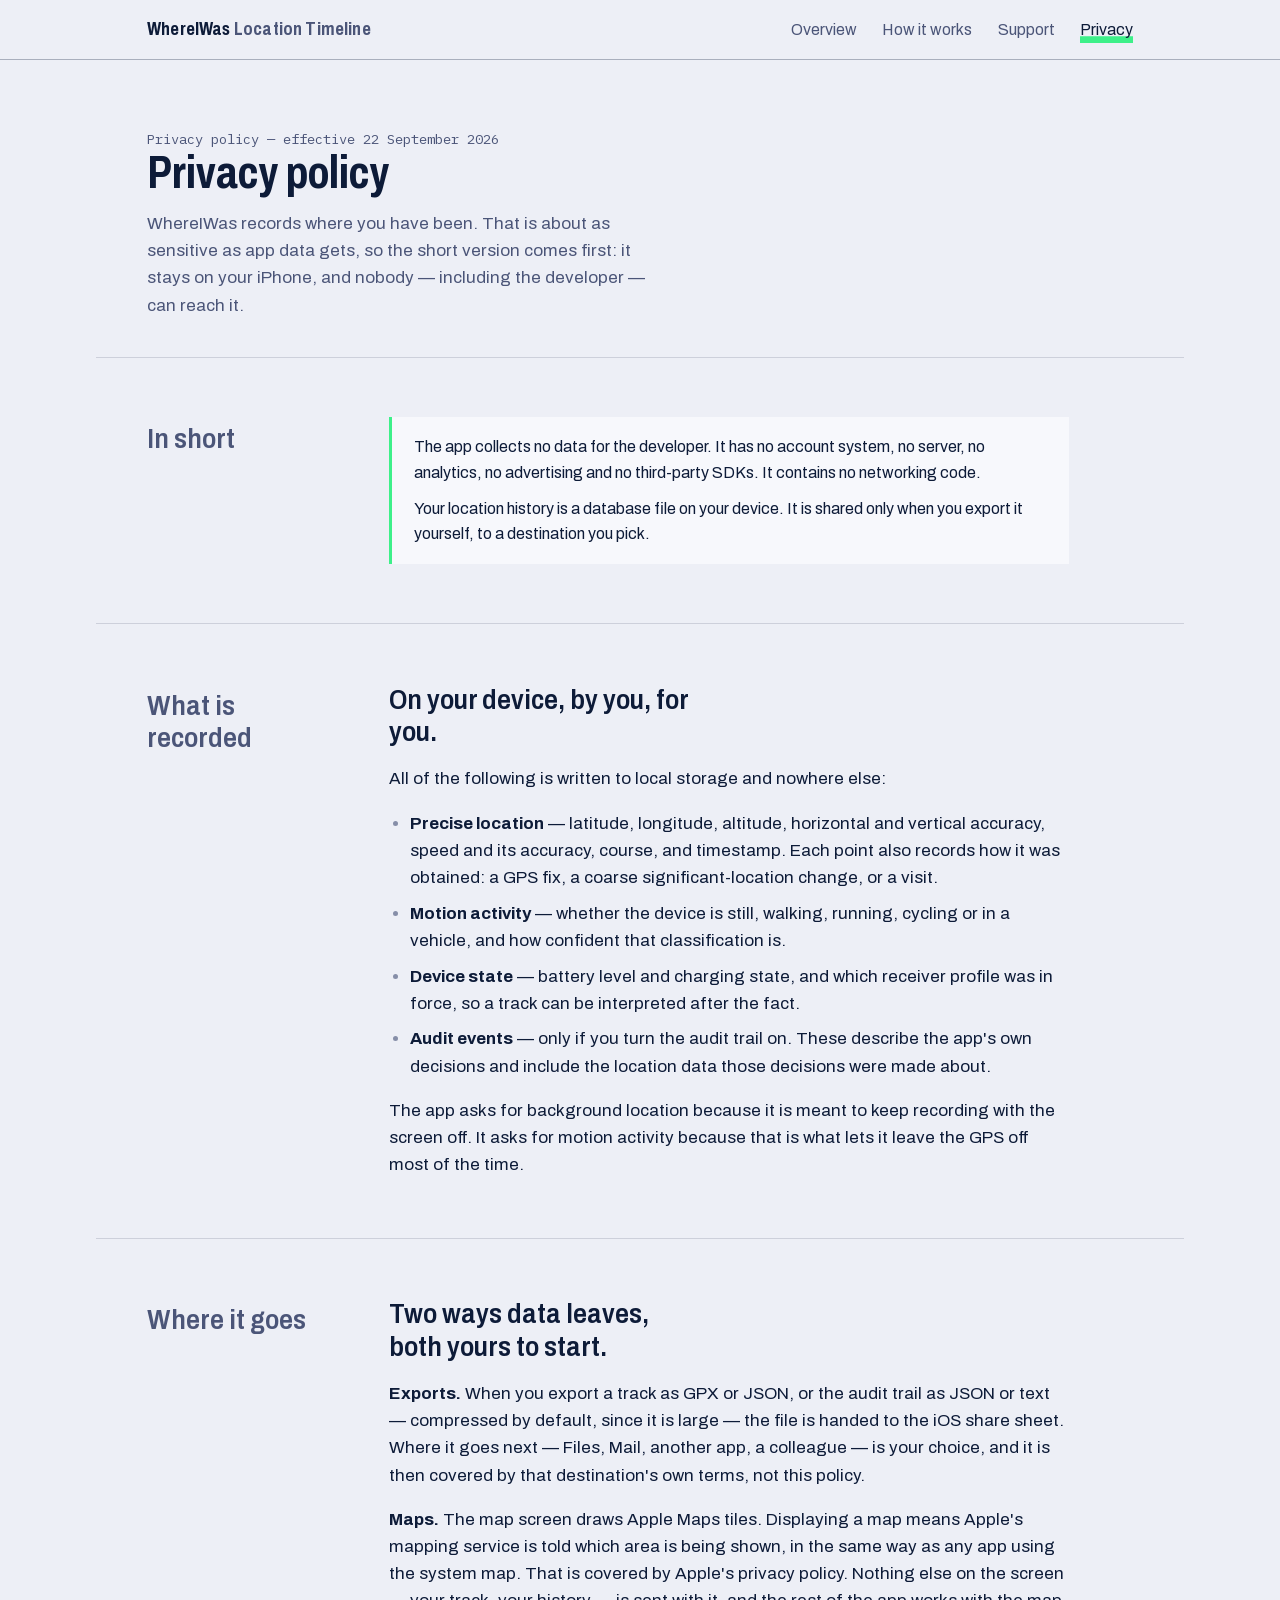
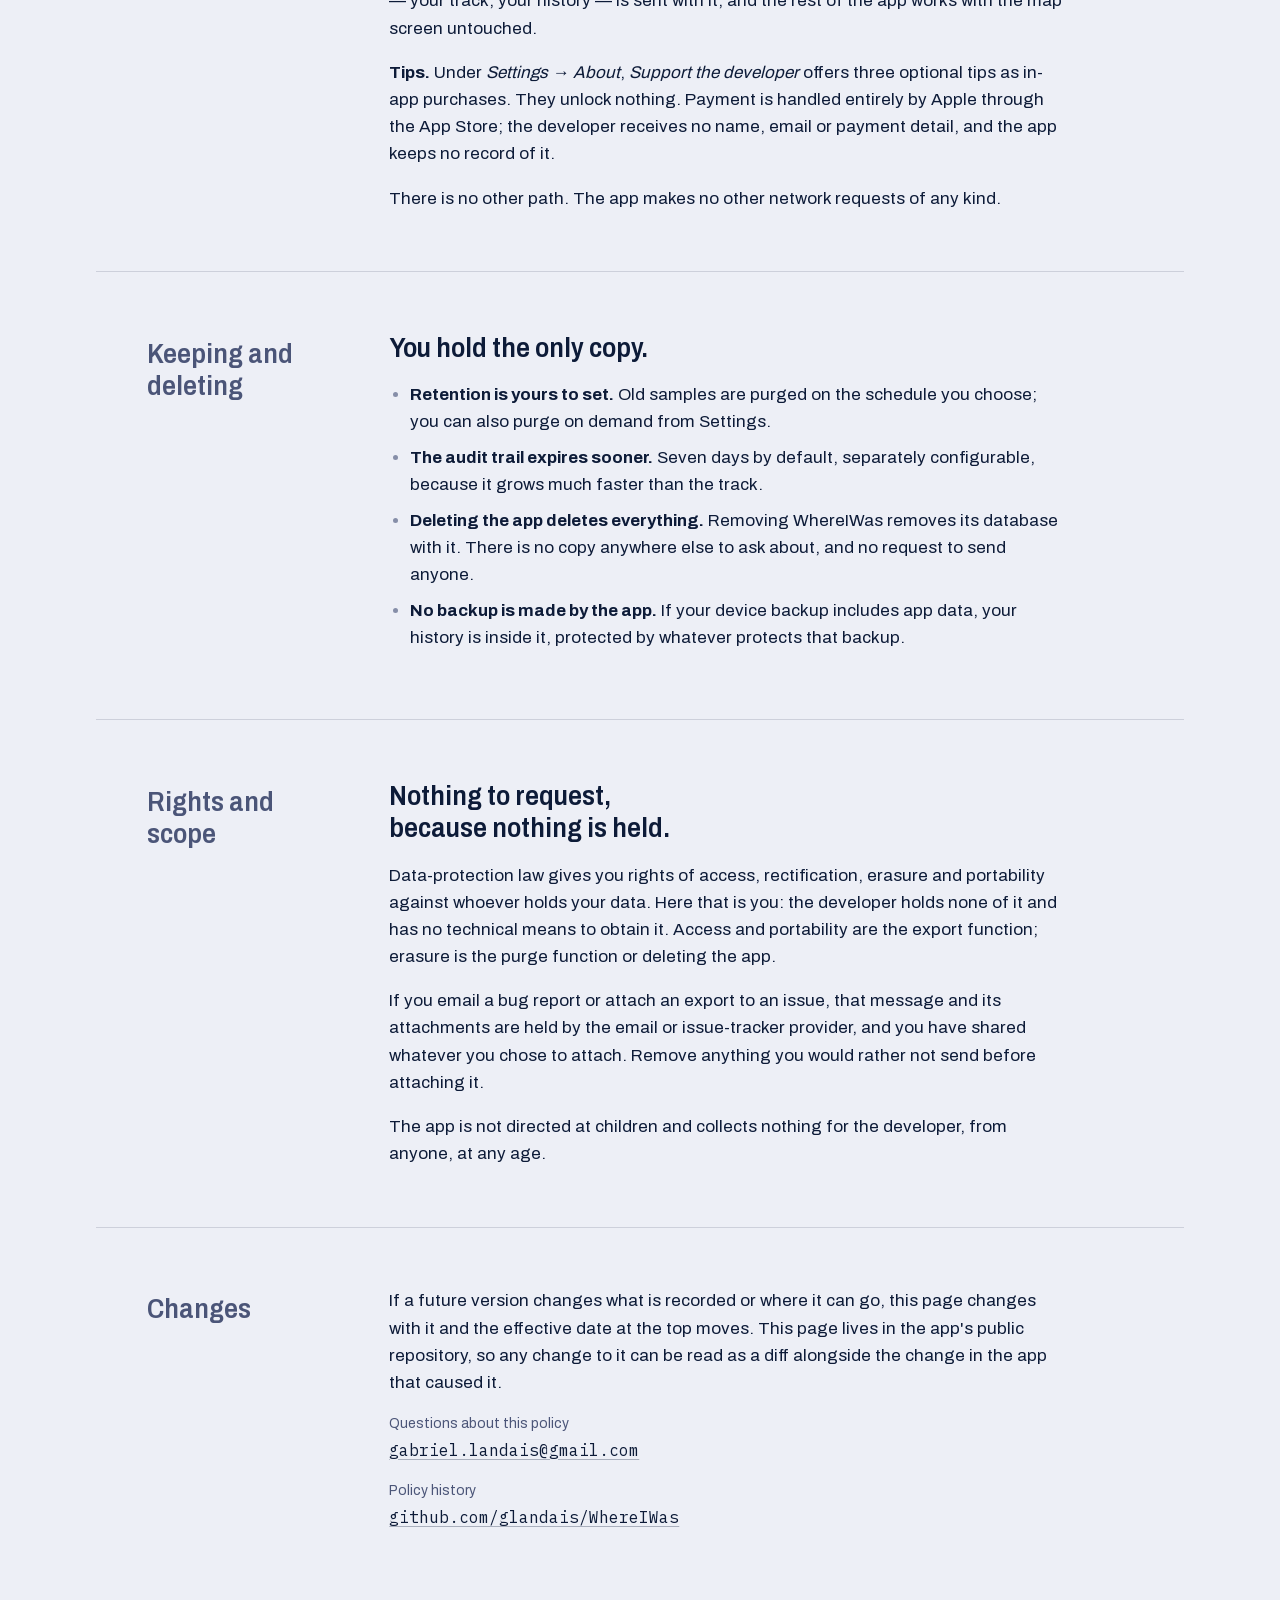
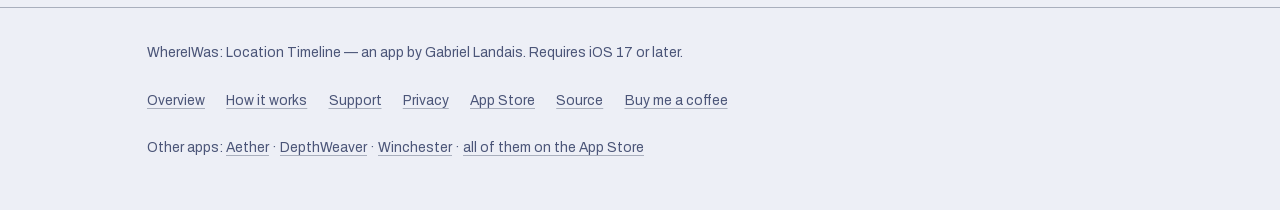
<file: docs/privacy/index.html>
<!doctype html>
<html lang="en">
<head>
  <meta charset="utf-8">
  <meta name="viewport" content="width=device-width, initial-scale=1, viewport-fit=cover">
  <title>Privacy policy — WhereIWas: Location Timeline</title>
  <meta name="description" content="WhereIWas keeps your location history on your iPhone. No account, no server, no analytics, no third-party SDKs, no networking code. Data leaves only when you export it.">
  <link rel="canonical" href="https://glandais.github.io/WhereIWas/privacy/">
  <link rel="icon" type="image/png" sizes="180x180" href="../assets/appicon-180.png">
  <link rel="apple-touch-icon" href="../assets/appicon-180.png">
  <meta name="theme-color" content="#EDEFF6">
  <meta name="apple-itunes-app" content="app-id=6808349924">
  <meta property="og:type" content="website">
  <meta property="og:title" content="Privacy policy — WhereIWas: Location Timeline">
  <meta property="og:description" content="WhereIWas keeps your location history on your iPhone. No account, no server, no analytics, no third-party SDKs, no networking code. Data leaves only when you export it.">
  <meta property="og:url" content="https://glandais.github.io/WhereIWas/privacy/">
  <link rel="stylesheet" href="../assets/style.css">
</head>
<body>
  <header class="masthead">
    <div class="container masthead__inner">
      <a class="wordmark" href="../"><b>WhereIWas</b> <span>Location Timeline</span></a>
      <nav class="nav" aria-label="Primary">
        <a href="../">Overview</a>
        <a href="../how-it-works/">How it works</a>
        <a href="../support/">Support</a>
        <a href="../privacy/" aria-current="page">Privacy</a>
      </nav>
    </div>
  </header>
  <main>
    <section class="doc-head container">
      <p class="doc-meta">Privacy policy — effective 22 September 2026</p>
      <h1>Privacy policy</h1>
      <p>
        WhereIWas records where you have been. That is about as sensitive as
        app data gets, so the short version comes first: it stays on your
        iPhone, and nobody — including the developer — can reach it.
      </p>
    </section>

    <section class="sheet container">
      <div class="sheet__grid">
        <h2 class="sheet__label">In short</h2>
        <div class="sheet__body">
          <div class="note">
            <p>
              The app collects no data for the developer. It has no account
              system, no server, no analytics, no advertising and no
              third-party SDKs. It contains no networking code.
            </p>
            <p>
              Your location history is a database file on your device. It is
              shared only when you export it yourself, to a destination you
              pick.
            </p>
          </div>
        </div>
      </div>
    </section>

    <section class="sheet container">
      <div class="sheet__grid">
        <h2 class="sheet__label">What is recorded</h2>
        <div class="sheet__body">
          <h2>On your device, by you, for you.</h2>
          <p>All of the following is written to local storage and nowhere else:</p>
          <ul>
            <li><b>Precise location</b> — latitude, longitude, altitude, horizontal and vertical accuracy, speed and its accuracy, course, and timestamp. Each point also records how it was obtained: a GPS fix, a coarse significant-location change, or a visit.</li>
            <li><b>Motion activity</b> — whether the device is still, walking, running, cycling or in a vehicle, and how confident that classification is.</li>
            <li><b>Device state</b> — battery level and charging state, and which receiver profile was in force, so a track can be interpreted after the fact.</li>
            <li><b>Audit events</b> — only if you turn the audit trail on. These describe the app's own decisions and include the location data those decisions were made about.</li>
          </ul>
          <p>
            The app asks for background location because it is meant to keep
            recording with the screen off. It asks for motion activity because
            that is what lets it leave the GPS off most of the time.
          </p>
        </div>
      </div>
    </section>

    <section class="sheet container">
      <div class="sheet__grid">
        <h2 class="sheet__label">Where it goes</h2>
        <div class="sheet__body">
          <h2>Two ways data leaves, both yours to start.</h2>
          <p>
            <b>Exports.</b> When you export a track as GPX or JSON, or the
            audit trail as JSON or text — compressed by default, since it is
            large — the file is handed to the iOS share sheet. Where it goes next — Files, Mail, another app, a colleague —
            is your choice, and it is then covered by that destination's own
            terms, not this policy.
          </p>
          <p>
            <b>Maps.</b> The map screen draws Apple Maps tiles. Displaying a
            map means Apple's mapping service is told which area is being
            shown, in the same way as any app using the system map. That is
            covered by Apple's privacy policy. Nothing else on the screen —
            your track, your history — is sent with it, and the rest of the app
            works with the map screen untouched.
          </p>
          <p>
            <b>Tips.</b> Under <i>Settings → About</i>, <i>Support the
            developer</i> offers three optional tips as in-app purchases. They
            unlock nothing. Payment is handled entirely by Apple through the
            App Store; the developer receives no name, email or payment detail,
            and the app keeps no record of it.
          </p>
          <p>
            There is no other path. The app makes no other network requests of
            any kind.
          </p>
        </div>
      </div>
    </section>

    <section class="sheet container">
      <div class="sheet__grid">
        <h2 class="sheet__label">Keeping and deleting</h2>
        <div class="sheet__body">
          <h2>You hold the only copy.</h2>
          <ul>
            <li><b>Retention is yours to set.</b> Old samples are purged on the schedule you choose; you can also purge on demand from Settings.</li>
            <li><b>The audit trail expires sooner.</b> Seven days by default, separately configurable, because it grows much faster than the track.</li>
            <li><b>Deleting the app deletes everything.</b> Removing WhereIWas removes its database with it. There is no copy anywhere else to ask about, and no request to send anyone.</li>
            <li><b>No backup is made by the app.</b> If your device backup includes app data, your history is inside it, protected by whatever protects that backup.</li>
          </ul>
        </div>
      </div>
    </section>

    <section class="sheet container">
      <div class="sheet__grid">
        <h2 class="sheet__label">Rights and scope</h2>
        <div class="sheet__body">
          <h2>Nothing to request, because nothing is held.</h2>
          <p>
            Data-protection law gives you rights of access, rectification,
            erasure and portability against whoever holds your data. Here that
            is you: the developer holds none of it and has no technical means
            to obtain it. Access and portability are the export function;
            erasure is the purge function or deleting the app.
          </p>
          <p>
            If you email a bug report or attach an export to an issue, that
            message and its attachments are held by the email or issue-tracker
            provider, and you have shared whatever you chose to attach. Remove
            anything you would rather not send before attaching it.
          </p>
          <p>
            The app is not directed at children and collects nothing for the
            developer, from anyone, at any age.
          </p>
        </div>
      </div>
    </section>

    <section class="sheet container">
      <div class="sheet__grid">
        <h2 class="sheet__label">Changes</h2>
        <div class="sheet__body">
          <p>
            If a future version changes what is recorded or where it can go,
            this page changes with it and the effective date at the top moves.
            This page lives in the app's public repository, so any change to it
            can be read as a diff alongside the change in the app that caused it.
          </p>
          <dl class="contact">
            <dt>Questions about this policy</dt>
            <dd><a href="mailto:gabriel.landais@gmail.com">gabriel.landais@gmail.com</a></dd>
            <dt>Policy history</dt>
            <dd><a href="https://github.com/glandais/WhereIWas">github.com/glandais/WhereIWas</a></dd>
          </dl>
        </div>
      </div>
    </section>
  </main>
  <footer class="footer">
    <div class="container footer__inner">
      <span>WhereIWas: Location Timeline — an app by Gabriel Landais. Requires iOS 17 or later.</span>
      <nav aria-label="Footer">
        <a href="../">Overview</a>
        <a href="../how-it-works/">How it works</a>
        <a href="../support/">Support</a>
        <a href="../privacy/">Privacy</a>
        <a href="https://apps.apple.com/app/id6808349924">App Store</a>
        <a href="https://github.com/glandais/WhereIWas">Source</a>
        <a href="https://ko-fi.com/gabylandais">Buy me a coffee</a>
      </nav>
      <p class="footer__apps">Other apps:
        <a href="https://glandais.github.io/aether/">Aether</a> ·
        <a href="https://glandais.github.io/DepthWeaver/">DepthWeaver</a> ·
        <a href="https://glandais.github.io/winchester/">Winchester</a> ·
        <a href="https://apps.apple.com/developer/id1891310404">all of them on the App Store</a>
      </p>
    </div>
  </footer>
</body>
</html>
</file>
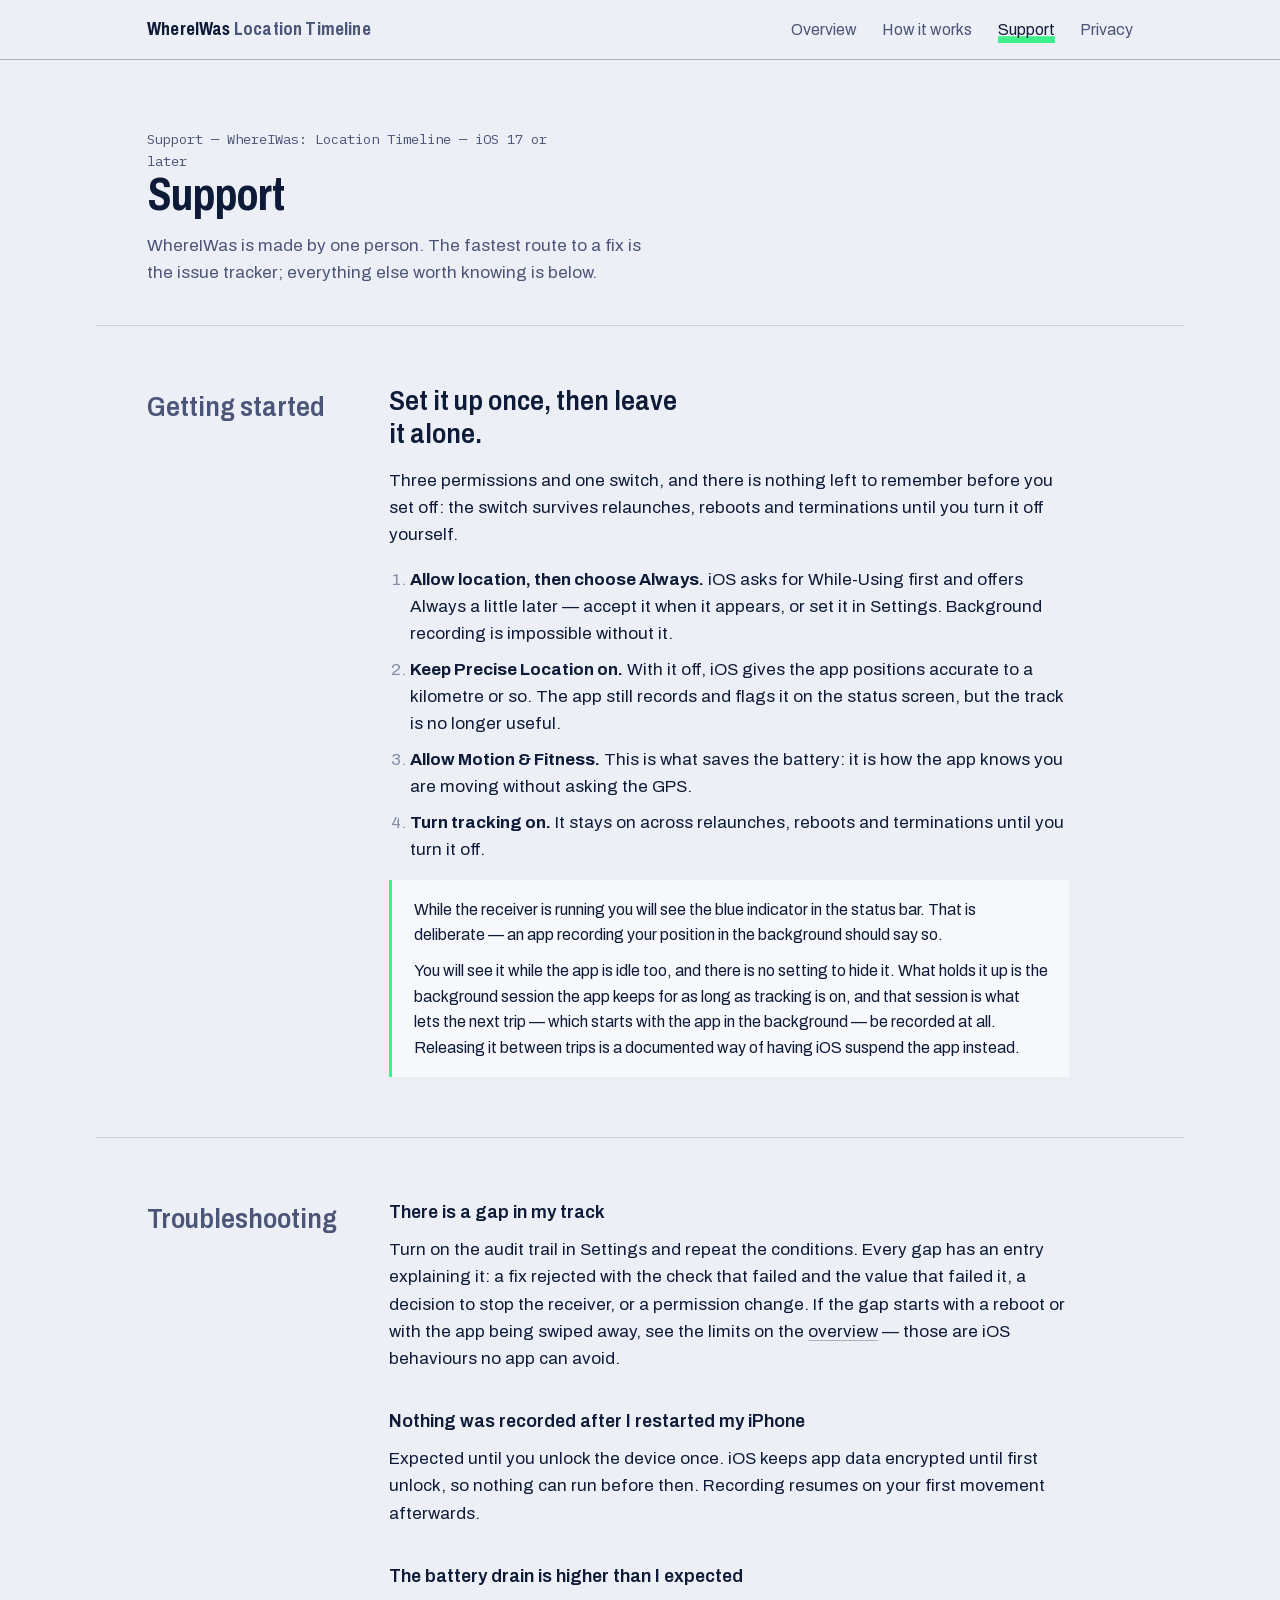
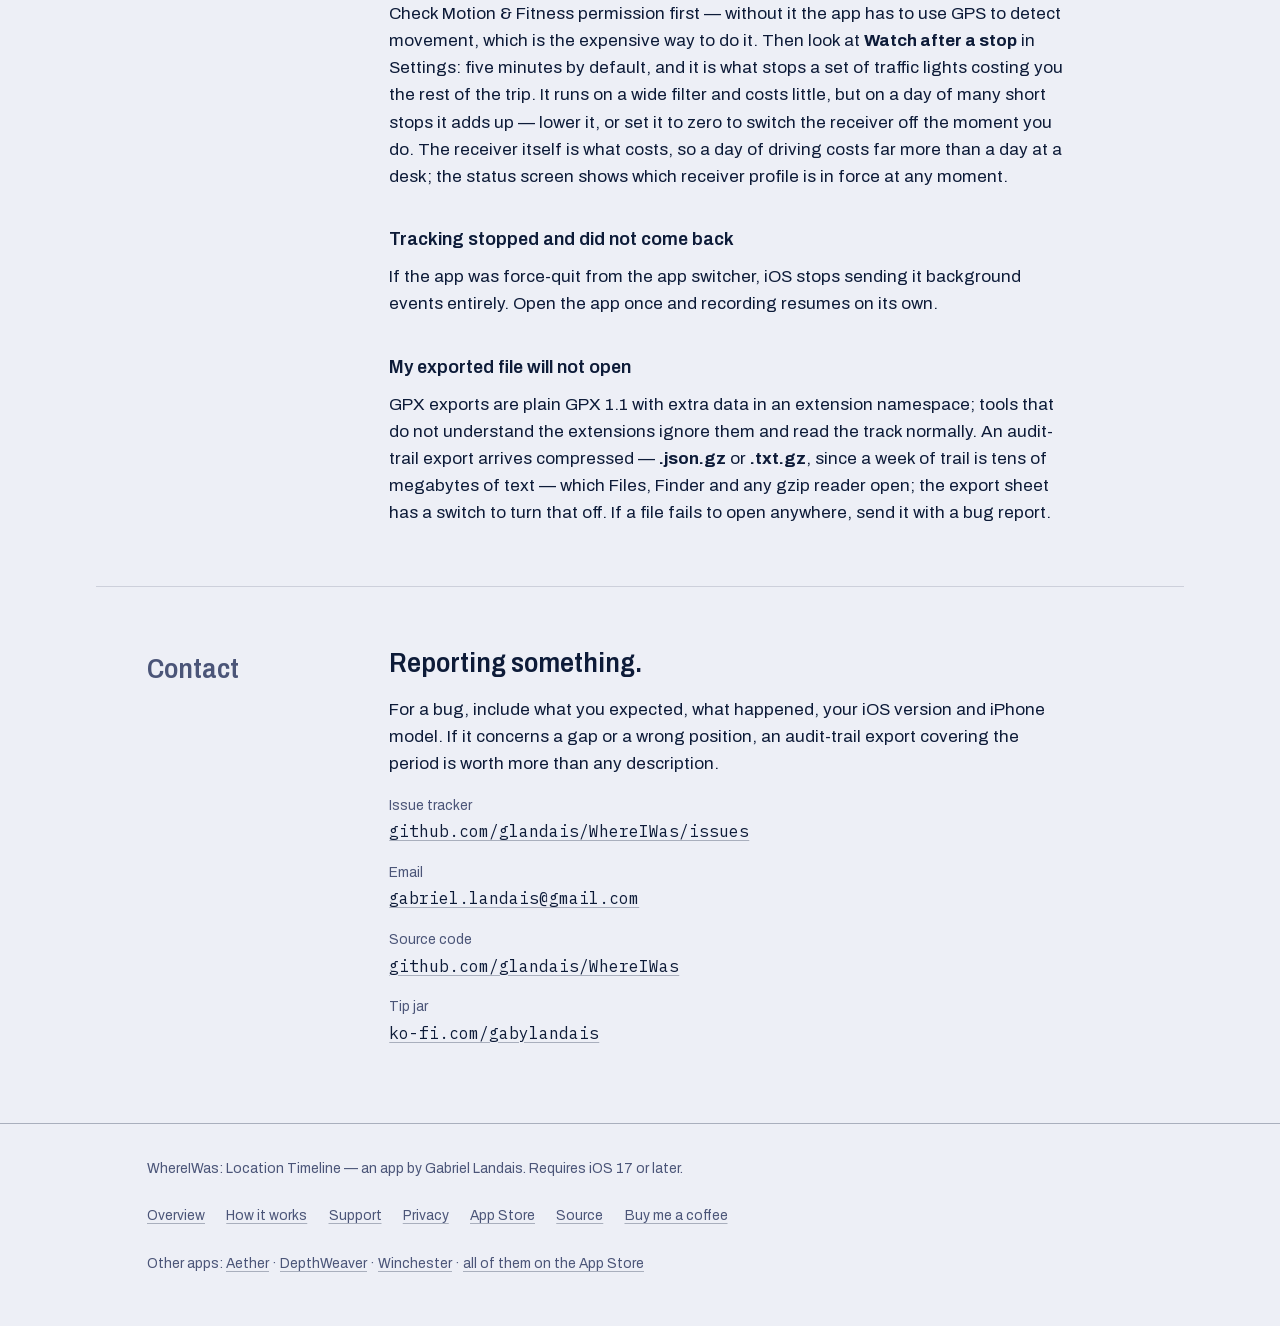
<file: docs/support/index.html>
<!doctype html>
<html lang="en">
<head>
  <meta charset="utf-8">
  <meta name="viewport" content="width=device-width, initial-scale=1, viewport-fit=cover">
  <title>Support — WhereIWas: Location Timeline</title>
  <meta name="description" content="Setting up WhereIWas, the permissions it needs and why, and how to diagnose a gap in a track using the audit trail.">
  <link rel="canonical" href="https://glandais.github.io/WhereIWas/support/">
  <link rel="icon" type="image/png" sizes="180x180" href="../assets/appicon-180.png">
  <link rel="apple-touch-icon" href="../assets/appicon-180.png">
  <meta name="theme-color" content="#EDEFF6">
  <meta name="apple-itunes-app" content="app-id=6808349924">
  <meta property="og:type" content="website">
  <meta property="og:title" content="Support — WhereIWas: Location Timeline">
  <meta property="og:description" content="Setting up WhereIWas, the permissions it needs and why, and how to diagnose a gap in a track using the audit trail.">
  <meta property="og:url" content="https://glandais.github.io/WhereIWas/support/">
  <link rel="stylesheet" href="../assets/style.css">
</head>
<body>
  <header class="masthead">
    <div class="container masthead__inner">
      <a class="wordmark" href="../"><b>WhereIWas</b> <span>Location Timeline</span></a>
      <nav class="nav" aria-label="Primary">
        <a href="../">Overview</a>
        <a href="../how-it-works/">How it works</a>
        <a href="../support/" aria-current="page">Support</a>
        <a href="../privacy/">Privacy</a>
      </nav>
    </div>
  </header>
  <main>
    <section class="doc-head container">
      <p class="doc-meta">Support — WhereIWas: Location Timeline — iOS 17 or later</p>
      <h1>Support</h1>
      <p>
        WhereIWas is made by one person. The fastest route to a fix is the
        issue tracker; everything else worth knowing is below.
      </p>
    </section>

    <section class="sheet container">
      <div class="sheet__grid">
        <h2 class="sheet__label">Getting started</h2>
        <div class="sheet__body">
          <h2>Set it up once, then leave it alone.</h2>
          <p>
            Three permissions and one switch, and there is nothing left to
            remember before you set off: the switch survives relaunches, reboots
            and terminations until you turn it off yourself.
          </p>
          <ol>
            <li>
              <b>Allow location, then choose Always.</b> iOS asks for
              While-Using first and offers Always a little later — accept it
              when it appears, or set it in Settings. Background recording is
              impossible without it.
            </li>
            <li>
              <b>Keep Precise Location on.</b> With it off, iOS gives the app
              positions accurate to a kilometre or so. The app still records
              and flags it on the status screen, but the track is no longer
              useful.
            </li>
            <li>
              <b>Allow Motion &amp; Fitness.</b> This is what saves the
              battery: it is how the app knows you are moving without asking
              the GPS.
            </li>
            <li>
              <b>Turn tracking on.</b> It stays on across relaunches, reboots
              and terminations until you turn it off.
            </li>
          </ol>
          <div class="note">
            <p>
              While the receiver is running you will see the blue indicator in
              the status bar. That is deliberate — an app recording your
              position in the background should say so.
            </p>
            <p>
              You will see it while the app is idle too, and there is no setting
              to hide it. What holds it up is the background session the app
              keeps for as long as tracking is on, and that session is what lets
              the next trip — which starts with the app in the background — be
              recorded at all. Releasing it between trips is a documented way of
              having iOS suspend the app instead.
            </p>
          </div>
        </div>
      </div>
    </section>

    <section class="sheet container">
      <div class="sheet__grid">
        <h2 class="sheet__label">Troubleshooting</h2>
        <div class="sheet__body">
          <h3>There is a gap in my track</h3>
          <p>
            Turn on the audit trail in Settings and repeat the conditions. Every
            gap has an entry explaining it: a fix rejected with the check that
            failed and the value that failed it, a decision to stop the
            receiver, or a permission change. If the gap starts with a reboot
            or with the app being swiped away, see the limits on the
            <a href="../">overview</a> — those are iOS behaviours no app can
            avoid.
          </p>

          <h3>Nothing was recorded after I restarted my iPhone</h3>
          <p>
            Expected until you unlock the device once. iOS keeps app data
            encrypted until first unlock, so nothing can run before then.
            Recording resumes on your first movement afterwards.
          </p>

          <h3>The battery drain is higher than I expected</h3>
          <p>
            Check Motion &amp; Fitness permission first — without it the app
            has to use GPS to detect movement, which is the expensive way to do
            it. Then look at <b>Watch after a stop</b> in Settings: five
            minutes by default, and it is what stops a set of traffic lights
            costing you the rest of the trip. It runs on a wide filter and costs
            little, but on a day of many short stops it adds up — lower it, or
            set it to zero to switch the receiver off the moment you do. The
            receiver itself is what costs, so a day of driving costs far more
            than a day at a desk; the status screen shows which receiver profile
            is in force at any moment.
          </p>

          <h3>Tracking stopped and did not come back</h3>
          <p>
            If the app was force-quit from the app switcher, iOS stops sending
            it background events entirely. Open the app once and recording
            resumes on its own.
          </p>

          <h3>My exported file will not open</h3>
          <p>
            GPX exports are plain GPX 1.1 with extra data in an extension
            namespace; tools that do not understand the extensions ignore them
            and read the track normally. An audit-trail export arrives
            compressed — <b>.json.gz</b> or <b>.txt.gz</b>, since a week of
            trail is tens of megabytes of text — which Files, Finder and any
            gzip reader open; the export sheet has a switch to turn that off. If a file fails to open anywhere, send it with a bug
            report.
          </p>
        </div>
      </div>
    </section>

    <section class="sheet container">
      <div class="sheet__grid">
        <h2 class="sheet__label">Contact</h2>
        <div class="sheet__body">
          <h2>Reporting something.</h2>
          <p>
            For a bug, include what you expected, what happened, your iOS
            version and iPhone model. If it concerns a gap or a wrong position,
            an audit-trail export covering the period is worth more than any
            description.
          </p>
          <dl class="contact">
            <dt>Issue tracker</dt>
            <dd><a href="https://github.com/glandais/WhereIWas/issues">github.com/glandais/WhereIWas/issues</a></dd>
            <dt>Email</dt>
            <dd><a href="mailto:gabriel.landais@gmail.com">gabriel.landais@gmail.com</a></dd>
            <dt>Source code</dt>
            <dd><a href="https://github.com/glandais/WhereIWas">github.com/glandais/WhereIWas</a></dd>
            <dt>Tip jar</dt>
            <dd><a href="https://ko-fi.com/gabylandais">ko-fi.com/gabylandais</a></dd>
          </dl>
        </div>
      </div>
    </section>
  </main>
  <footer class="footer">
    <div class="container footer__inner">
      <span>WhereIWas: Location Timeline — an app by Gabriel Landais. Requires iOS 17 or later.</span>
      <nav aria-label="Footer">
        <a href="../">Overview</a>
        <a href="../how-it-works/">How it works</a>
        <a href="../support/">Support</a>
        <a href="../privacy/">Privacy</a>
        <a href="https://apps.apple.com/app/id6808349924">App Store</a>
        <a href="https://github.com/glandais/WhereIWas">Source</a>
        <a href="https://ko-fi.com/gabylandais">Buy me a coffee</a>
      </nav>
      <p class="footer__apps">Other apps:
        <a href="https://glandais.github.io/aether/">Aether</a> ·
        <a href="https://glandais.github.io/DepthWeaver/">DepthWeaver</a> ·
        <a href="https://glandais.github.io/winchester/">Winchester</a> ·
        <a href="https://apps.apple.com/developer/id1891310404">all of them on the App Store</a>
      </p>
    </div>
  </footer>
</body>
</html>
</file>
<file: docs/assets/style.css>
/* ============================================================
   WhereIWas — design system
   Field instrument. Navy ink on cold paper, pin green from the app icon.
   ============================================================ */

/* Fonts are served from this repo, not from Google: a page that promises
   nothing leaves your device should not hand a visitor's IP to a third
   party to render itself. Latin and Latin-Extended subsets only — the site
   is English. */
/* Archivo · latin-ext · self-hosted, no third-party request */
@font-face {
  font-family: 'Archivo';
  font-style: normal;
  font-weight: 400 700;
  font-stretch: 62% 125%;
  font-display: swap;
  src: url('fonts/archivo-400-700-latin-ext.woff2') format('woff2');
  unicode-range: U+0100-02BA, U+02BD-02C5, U+02C7-02CC, U+02CE-02D7, U+02DD-02FF, U+0304, U+0308, U+0329, U+1D00-1DBF, U+1E00-1E9F, U+1EF2-1EFF, U+2020, U+20A0-20AB, U+20AD-20C0, U+2113, U+2C60-2C7F, U+A720-A7FF;
}
/* Archivo · latin · self-hosted, no third-party request */
@font-face {
  font-family: 'Archivo';
  font-style: normal;
  font-weight: 400 700;
  font-stretch: 62% 125%;
  font-display: swap;
  src: url('fonts/archivo-400-700-latin.woff2') format('woff2');
  unicode-range: U+0000-00FF, U+0131, U+0152-0153, U+02BB-02BC, U+02C6, U+02DA, U+02DC, U+0304, U+0308, U+0329, U+2000-206F, U+20AC, U+2122, U+2191, U+2193, U+2212, U+2215, U+FEFF, U+FFFD;
}
/* IBM Plex Mono · latin-ext · self-hosted, no third-party request */
@font-face {
  font-family: 'IBM Plex Mono';
  font-style: normal;
  font-weight: 400;
  font-display: swap;
  src: url('fonts/ibm-plex-mono-400-latin-ext.woff2') format('woff2');
  unicode-range: U+0100-02BA, U+02BD-02C5, U+02C7-02CC, U+02CE-02D7, U+02DD-02FF, U+0304, U+0308, U+0329, U+1D00-1DBF, U+1E00-1E9F, U+1EF2-1EFF, U+2020, U+20A0-20AB, U+20AD-20C0, U+2113, U+2C60-2C7F, U+A720-A7FF;
}
/* IBM Plex Mono · latin · self-hosted, no third-party request */
@font-face {
  font-family: 'IBM Plex Mono';
  font-style: normal;
  font-weight: 400;
  font-display: swap;
  src: url('fonts/ibm-plex-mono-400-latin.woff2') format('woff2');
  unicode-range: U+0000-00FF, U+0131, U+0152-0153, U+02BB-02BC, U+02C6, U+02DA, U+02DC, U+0304, U+0308, U+0329, U+2000-206F, U+20AC, U+2122, U+2191, U+2193, U+2212, U+2215, U+FEFF, U+FFFD;
}
/* IBM Plex Mono · latin-ext · self-hosted, no third-party request */
@font-face {
  font-family: 'IBM Plex Mono';
  font-style: normal;
  font-weight: 500;
  font-display: swap;
  src: url('fonts/ibm-plex-mono-500-latin-ext.woff2') format('woff2');
  unicode-range: U+0100-02BA, U+02BD-02C5, U+02C7-02CC, U+02CE-02D7, U+02DD-02FF, U+0304, U+0308, U+0329, U+1D00-1DBF, U+1E00-1E9F, U+1EF2-1EFF, U+2020, U+20A0-20AB, U+20AD-20C0, U+2113, U+2C60-2C7F, U+A720-A7FF;
}
/* IBM Plex Mono · latin · self-hosted, no third-party request */
@font-face {
  font-family: 'IBM Plex Mono';
  font-style: normal;
  font-weight: 500;
  font-display: swap;
  src: url('fonts/ibm-plex-mono-500-latin.woff2') format('woff2');
  unicode-range: U+0000-00FF, U+0131, U+0152-0153, U+02BB-02BC, U+02C6, U+02DA, U+02DC, U+0304, U+0308, U+0329, U+2000-206F, U+20AC, U+2122, U+2191, U+2193, U+2212, U+2215, U+FEFF, U+FFFD;
}

:root {
  /* Sampled from the app icon: navy ground, green-to-cyan pin. */
  --paper:      #EDEFF6;
  --paper-lift: #F7F8FC;
  --paper-sink: #DBDFEC;
  --ink:        #0D1B38;
  --ink-mid:    #4B5578;
  --ink-faint:  #868EA8;
  --accent:     #3DF089;
  --accent-2:   #35CDEC;
  --signal:     #B93A1C;

  --rule:        rgba(13, 27, 56, 0.14);
  --rule-strong: rgba(13, 27, 56, 0.30);

  --font-sans: 'Archivo', 'Helvetica Neue', Arial, sans-serif;
  --font-mono: 'IBM Plex Mono', ui-monospace, 'SF Mono', Menlo, monospace;

  --fs-display: clamp(2.6rem, 7vw, 5.25rem);
  --fs-h1:      clamp(1.9rem, 3.6vw, 2.75rem);
  --fs-h2:      clamp(1.35rem, 2.2vw, 1.75rem);
  --fs-h3:      1.125rem;
  --fs-body:    1.0625rem;
  --fs-small:   0.9375rem;
  --fs-tiny:    0.8125rem;

  --col-label: 11rem;
  --gap-col:   3.25rem;
  --measure:   40rem;
  --wide:      64rem;

  color-scheme: light;
}

*, *::before, *::after { box-sizing: border-box; }
html, body { margin: 0; padding: 0; }
img, svg { display: block; max-width: 100%; }

html {
  background: var(--paper);
  color: var(--ink);
  font-family: var(--font-sans);
  font-size: 17px;
  line-height: 1.6;
  font-variation-settings: 'wdth' 100;
  -webkit-font-smoothing: antialiased;
  text-rendering: optimizeLegibility;
}

body {
  min-height: 100dvh;
  display: flex;
  flex-direction: column;
}

a { color: inherit; text-decoration-color: var(--rule-strong); text-underline-offset: 0.2em; }
a:hover { text-decoration-color: currentColor; }

:focus-visible {
  outline: 2px solid var(--ink);
  outline-offset: 3px;
}

.container {
  width: 100%;
  max-width: var(--wide);
  margin-inline: auto;
  padding-inline: clamp(1.25rem, 5vw, 3rem);
}

/* ---------- header ---------- */

.masthead {
  border-bottom: 1px solid var(--rule-strong);
  position: sticky;
  top: 0;
  background: var(--paper);
  z-index: 10;
}

.masthead__inner {
  display: flex;
  align-items: baseline;
  justify-content: space-between;
  gap: 1.5rem;
  padding-block: 0.9rem;
  flex-wrap: wrap;
}

.wordmark {
  font-variation-settings: 'wdth' 78, 'wght' 700;
  font-size: 1.05rem;
  letter-spacing: 0.01em;
  text-decoration: none;
}

.wordmark b { font-weight: inherit; color: var(--ink); }
.wordmark span { color: var(--ink-mid); }

.nav {
  display: flex;
  gap: 1.5rem;
  font-size: var(--fs-small);
  color: var(--ink-mid);
}

.nav a { text-decoration: none; }
.nav a:hover { text-decoration: underline; }
.nav a[aria-current='page'] {
  color: var(--ink);
  box-shadow: inset 0 -0.42em 0 var(--accent);
}

/* ---------- hero ---------- */

.hero { padding-block: clamp(2.5rem, 6vw, 4.5rem) clamp(2rem, 4vw, 3rem); }

.hero__icon {
  width: clamp(72px, 9vw, 104px);
  height: auto;
  border-radius: 22.37%;   /* the iOS squircle, near enough */
  margin-bottom: 1.75rem;
}

.hero h1 {
  font-size: var(--fs-display);
  font-variation-settings: 'wdth' 74, 'wght' 700;
  line-height: 0.95;
  letter-spacing: -0.015em;
  margin: 0 0 1.5rem;
  max-width: 16ch;
}

.hero p {
  font-size: clamp(1.0625rem, 1.6vw, 1.25rem);
  color: var(--ink-mid);
  max-width: 46ch;
  margin: 0;
}

.hero .hero__cta {
  display: flex;
  align-items: center;
  flex-wrap: wrap;
  gap: 0.75rem 1.25rem;
  max-width: none;
  margin-top: 2rem;
}

/* The site's own button, not Apple's badge artwork. */
.store-button {
  display: inline-block;
  padding: 0.7rem 1.35rem;
  background: var(--ink);
  color: var(--paper-lift);
  font-size: var(--fs-body);
  font-variation-settings: 'wdth' 88, 'wght' 600;
  text-decoration: none;
  border-radius: 0.6rem;
  box-shadow: inset 0 -3px 0 var(--accent);
}
.store-button:hover { background: #1A2A4E; }
.store-button:focus-visible { outline: 2px solid var(--accent-2); outline-offset: 3px; }

.hero__req {
  font-family: var(--font-mono);
  font-size: var(--fs-tiny);
  color: var(--ink-mid);
}

/* ---------- shift diagram ---------- */

.shift {
  margin-block: clamp(2.5rem, 6vw, 4.5rem);
  border-top: 1px solid var(--rule-strong);
  padding-block: 1.75rem 0;
}

.shift__head {
  display: flex;
  justify-content: space-between;
  align-items: baseline;
  gap: 1rem;
  flex-wrap: wrap;
  margin-bottom: 1.25rem;
}

.shift__title {
  font-size: var(--fs-h3);
  font-variation-settings: 'wdth' 88, 'wght' 600;
  margin: 0;
}

.shift__stat {
  font-family: var(--font-mono);
  font-size: var(--fs-small);
  color: var(--ink-mid);
}

.shift__stat b {
  font-weight: 500;
  color: var(--ink);
  box-shadow: inset 0 -0.4em 0 var(--accent);
}

.shift__legend {
  display: flex;
  gap: 1.5rem;
  flex-wrap: wrap;
  margin-top: 1.25rem;
  font-size: var(--fs-tiny);
  color: var(--ink-mid);
}

.shift__legend span {
  display: inline-flex;
  align-items: center;
  gap: 0.5rem;
}

.shift__chart { width: 100%; height: auto; }

.shift__band {
  font-family: var(--font-sans);
  font-size: 11px;
  font-variation-settings: 'wdth' 92, 'wght' 500;
  fill: var(--ink-mid);
}

.shift__tick {
  font-family: var(--font-mono);
  font-size: 11px;
  fill: var(--ink-faint);
}

.swatch {
  display: inline-block;
  width: 1.1rem;
  height: 0.7rem;
  flex: none;
  border: 1px solid var(--rule-strong);
}

.swatch--gps  { background: var(--accent); }
.swatch--idle { background: var(--paper-sink); }
.swatch--move { background: var(--ink-mid); }

/* ---------- sheet: label column + content ---------- */

.sheet {
  border-top: 1px solid var(--rule);
  padding-block: clamp(2.25rem, 5vw, 3.5rem);
}

.sheet__grid {
  display: grid;
  grid-template-columns: var(--col-label) minmax(0, 1fr);
  gap: 0 var(--gap-col);
  align-items: start;
}

.sheet__label {
  font-size: var(--fs-small);
  font-variation-settings: 'wdth' 88, 'wght' 500;
  color: var(--ink-mid);
  margin: 0;
  padding-top: 0.35rem;
}

.sheet__body { max-width: var(--measure); min-width: 0; }

.sheet__body > :first-child { margin-top: 0; }
.sheet__body > :last-child { margin-bottom: 0; }

.sheet h2 {
  font-size: var(--fs-h2);
  font-variation-settings: 'wdth' 84, 'wght' 600;
  line-height: 1.15;
  margin: 0 0 1rem;
  max-width: 22ch;
}

.sheet h3 {
  font-size: var(--fs-h3);
  font-variation-settings: 'wdth' 92, 'wght' 600;
  margin: 2rem 0 0.5rem;
}

.sheet p { margin: 0 0 1rem; }

.sheet ul, .sheet ol { margin: 0 0 1rem; padding-left: 1.2rem; }
.sheet li { margin-bottom: 0.5rem; }
.sheet li::marker { color: var(--ink-faint); }

/* ---------- state sequence (a real sequence, hence numbered) ---------- */

.states { list-style: none; margin: 0; padding: 0; counter-reset: state; }

.states li {
  counter-increment: state;
  display: grid;
  grid-template-columns: 2.25rem minmax(0, 1fr);
  gap: 0 1rem;
  padding-block: 0.9rem;
  border-top: 1px solid var(--rule);
  margin: 0;
}

.states li:first-child { border-top: 0; padding-top: 0; }

.states li::before {
  content: counter(state);
  font-family: var(--font-mono);
  font-size: var(--fs-small);
  color: var(--ink-faint);
  padding-top: 0.15rem;
}

.states__name {
  grid-column: 2;
  font-variation-settings: 'wdth' 92, 'wght' 600;
  font-weight: 400;
  margin-bottom: 0.15rem;
}

.states__note {
  grid-column: 2;
  color: var(--ink-mid);
  font-size: var(--fs-small);
}

/* ---------- spec table ---------- */

.scroll-x {
  overflow-x: auto;
  margin-bottom: 1rem;
  -webkit-overflow-scrolling: touch;
}

.scroll-x .spec { margin-bottom: 0; min-width: 26rem; }

.spec {
  width: 100%;
  border-collapse: collapse;
  font-size: var(--fs-small);
  margin-bottom: 1rem;
}

.spec caption {
  text-align: left;
  color: var(--ink-mid);
  padding-bottom: 0.6rem;
}

.spec th, .spec td {
  text-align: left;
  padding: 0.55rem 1rem 0.55rem 0;
  border-bottom: 1px solid var(--rule);
  vertical-align: top;
}

.spec th {
  font-variation-settings: 'wdth' 92, 'wght' 600;
  white-space: nowrap;
}

.spec td:last-child { padding-right: 0; }

.spec .num {
  font-family: var(--font-mono);
  font-size: 0.875rem;
  white-space: nowrap;
}

/* ---------- limits ---------- */

.limits { list-style: none; margin: 0; padding: 0; }

.limits li {
  padding: 0.85rem 0 0.85rem 1.5rem;
  border-top: 1px solid var(--rule);
  position: relative;
  margin: 0;
}

.limits li:first-child { border-top: 0; }

.limits li::before {
  content: '';
  position: absolute;
  left: 0;
  top: 1.35rem;
  width: 0.6rem;
  height: 2px;
  background: var(--signal);
}

.limits b {
  font-variation-settings: 'wdth' 92, 'wght' 600;
  font-weight: 400;
}

/* ---------- contact list ---------- */

.contact { margin: 0; }
.contact dt {
  font-size: var(--fs-tiny);
  color: var(--ink-mid);
  margin-bottom: 0.15rem;
}
.contact dd {
  margin: 0 0 1rem;
  font-family: var(--font-mono);
  font-size: var(--fs-small);
  word-break: break-word;
}

/* ---------- document header for support / privacy ---------- */

.doc-head { padding-block: clamp(2.5rem, 6vw, 4rem) clamp(1.5rem, 3vw, 2.25rem); }

.doc-head h1 {
  font-size: var(--fs-h1);
  font-variation-settings: 'wdth' 76, 'wght' 700;
  line-height: 1.02;
  margin: 0 0 0.75rem;
  max-width: 18ch;
}

.doc-head p {
  margin: 0;
  color: var(--ink-mid);
  max-width: 52ch;
}

.doc-meta {
  font-family: var(--font-mono);
  font-size: var(--fs-tiny);
  color: var(--ink-faint);
  margin: 0 0 1.25rem;
}

/* ---------- callout ---------- */

.note {
  background: var(--paper-lift);
  border-left: 3px solid var(--accent);
  padding: 1rem 1.25rem;
  margin: 0 0 1rem;
  font-size: var(--fs-small);
}

.note p { margin: 0; }
.note p + p { margin-top: 0.6rem; }

/* ---------- footer ---------- */

.footer {
  margin-top: auto;
  border-top: 1px solid var(--rule-strong);
  padding-block: 2rem 3rem;
  font-size: var(--fs-tiny);
  color: var(--ink-mid);
}

.footer__inner {
  display: flex;
  justify-content: space-between;
  gap: 1.5rem;
  flex-wrap: wrap;
}

.footer nav { display: flex; gap: 0.5rem 1.25rem; flex-wrap: wrap; }

.footer__apps { flex-basis: 100%; margin: 0; }

/* ---------- diagrams ---------- */

.diagram { margin: 0 0 1.25rem; padding: 0; }

.diagram__frame {
  overflow-x: auto;
  -webkit-overflow-scrolling: touch;
}

.diagram__frame svg {
  width: 100%;
  min-width: 32rem;
  height: auto;
}

.diagram figcaption {
  margin-top: 0.75rem;
  font-size: var(--fs-tiny);
  color: var(--ink-mid);
}

.chart__inband {
  font-family: var(--font-sans);
  font-size: 11px;
  font-variation-settings: 'wdth' 92, 'wght' 500;
  fill: var(--ink);
}

.swatch--probe  { background: var(--accent-2); }
.swatch--settle {
  background: #9AF6C4;
  background: color-mix(in srgb, var(--accent) 45%, var(--paper));
}

.fsm__name {
  font-family: var(--font-sans);
  font-size: 13px;
  font-variation-settings: 'wdth' 88, 'wght' 600;
  fill: var(--ink);
}

.fsm__sub {
  font-family: var(--font-mono);
  font-size: 10px;
  fill: var(--ink-mid);
}

.fsm__edge {
  font-family: var(--font-sans);
  font-size: 11px;
  fill: var(--ink-mid);
}

code { font-family: var(--font-mono); font-size: 0.875em; }

/* ---------- on this page ---------- */

.toc {
  display: flex;
  flex-wrap: wrap;
  gap: 0.35rem 1.1rem;
  margin: 1.75rem 0 0;
  padding: 0;
  list-style: none;
  font-family: var(--font-mono);
  font-size: var(--fs-tiny);
  color: var(--ink-mid);
}

.toc li { margin: 0; }

/* ---------- responsive ---------- */

@media (max-width: 46rem) {
  .sheet__grid { grid-template-columns: minmax(0, 1fr); gap: 0; }
  .sheet__label {
    padding-top: 0;
    margin-bottom: 0.75rem;
    padding-bottom: 0.5rem;
    border-bottom: 1px solid var(--rule);
  }
  .hero h1 { max-width: none; }
}

@media (prefers-reduced-motion: reduce) {
  *, *::before, *::after {
    animation-duration: 0.01ms !important;
    animation-iteration-count: 1 !important;
    transition-duration: 0.01ms !important;
  }
}

@media print {
  .masthead, .footer nav, .footer__apps, .hero__cta { display: none; }
  html { background: #fff; font-size: 11pt; }
}
</file>
